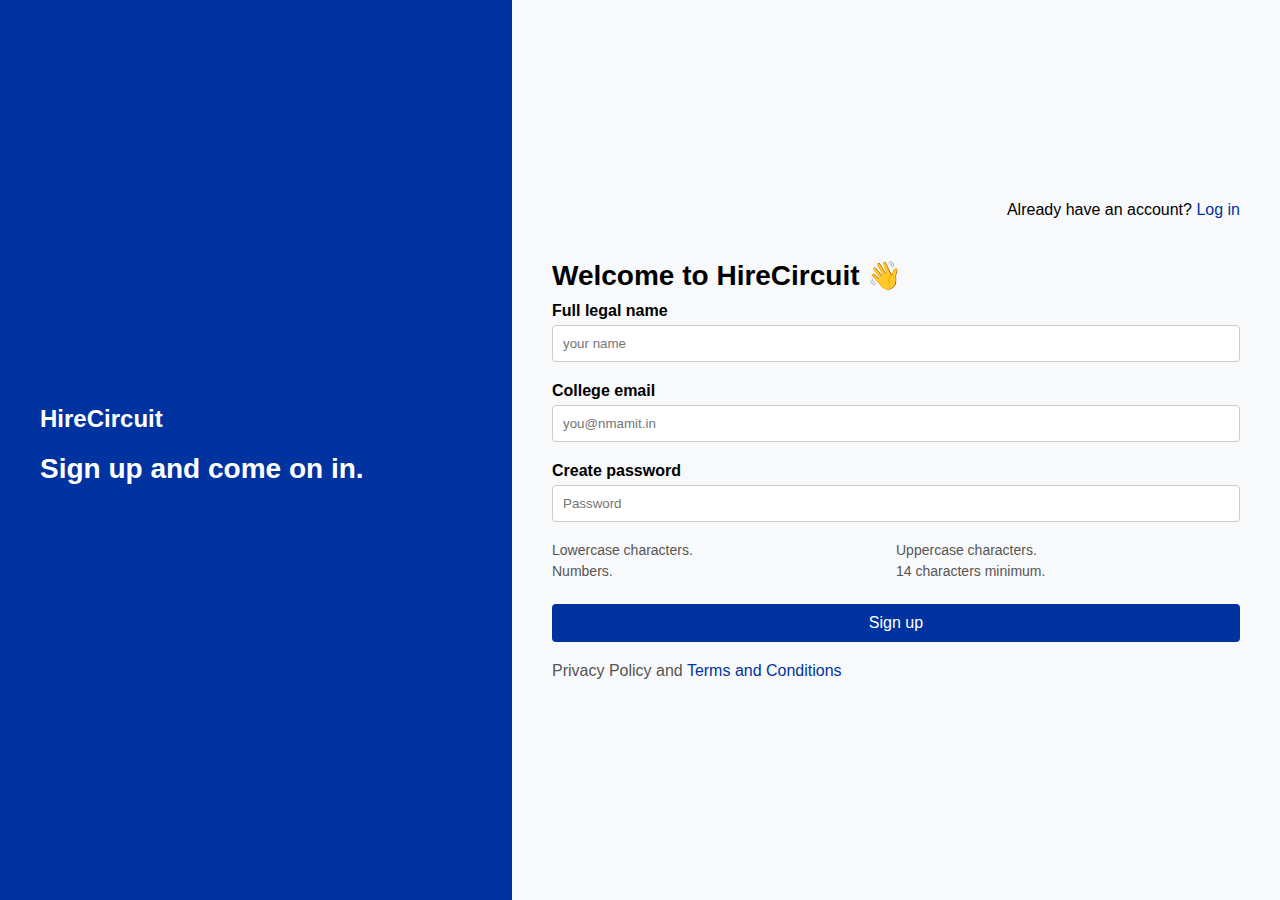
<file: index.html>
<!DOCTYPE html>
<html lang="en">
<head>
    <meta charset="UTF-8">
    <meta name="viewport" content="width=device-width, initial-scale=1.0">
    <title> Signup</title>
    <link rel="stylesheet" href="style.css">
</head>
<body>
    <div class="container">
        <div class="left-panel">
            <div class="logo">HireCircuit</div>
            <h2>Sign up and come on in.</h2>
            <div class="manage-teams">
                
            </div>
            
        </div>
        
        <div class="right-panel">
            <div class="header">
                <p>Already have an account? <a href="#">Log in</a></p>
            </div>
            <h1>Welcome to HireCircuit 👋</h1>

            <form class="signup-form">

                <div class="input-group">
                    <label for="full-name">Full legal name</label>
                    <input type="text" id="full-name" placeholder="your name">
                    
                </div>
                <div class="input-group">
                    <label for="email">College email</label>
                    <input type="email" id="email" placeholder="you@nmamit.in" >
                    
                </div>
                <div class="input-group">
                    <label for="password">Create password</label>
                    <input type="password" id="password" placeholder="Password">
                </div>
                <div class="password-requirements">
                    <span>Lowercase characters.</span>
                    <span>Uppercase characters.</span>
                    <span>Numbers.</span>
                    <span>14 characters minimum.</span>
                </div>
                <button type="submit" class="signup-button">Sign up</button>
                <p class="terms">Privacy Policy and <a href="#">Terms and Conditions</a></p>
            </form>
        </div>
    </div>
    <script src="script.js"></script>
</body>
</html>
</file>
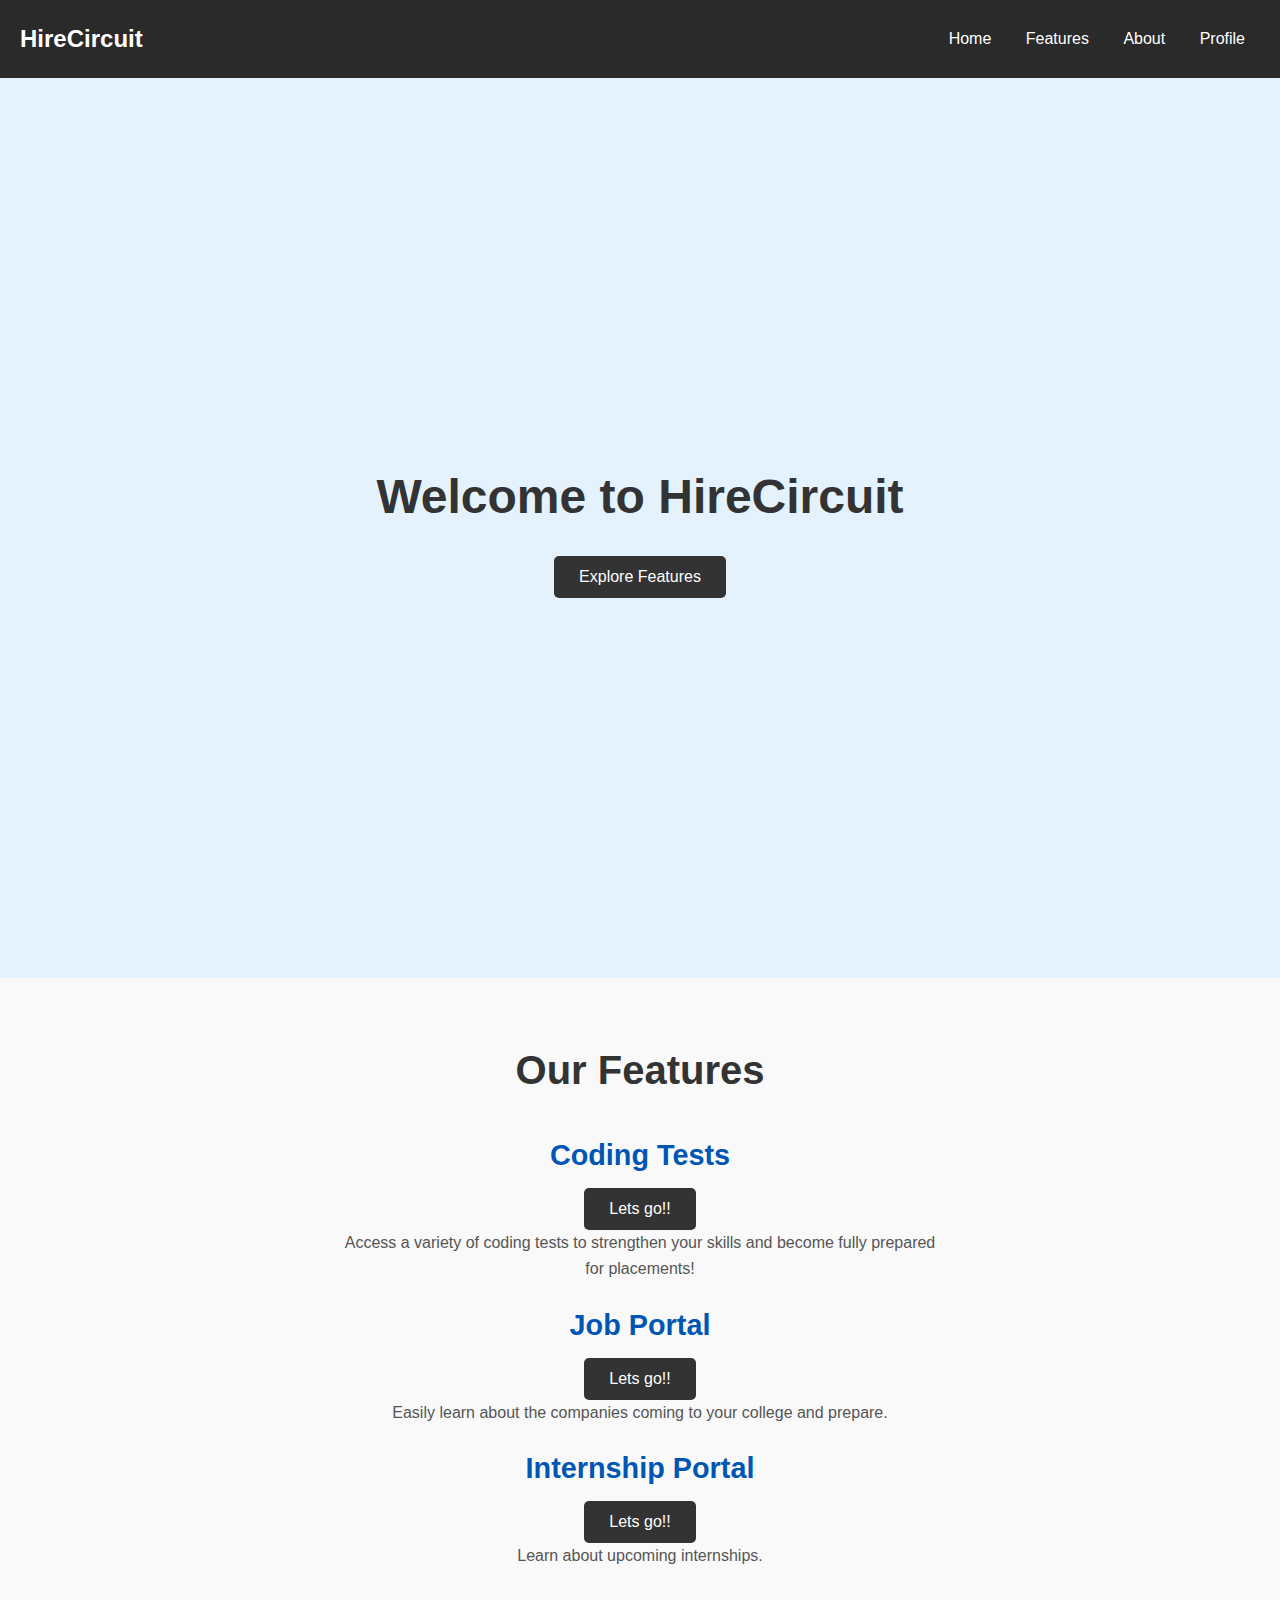
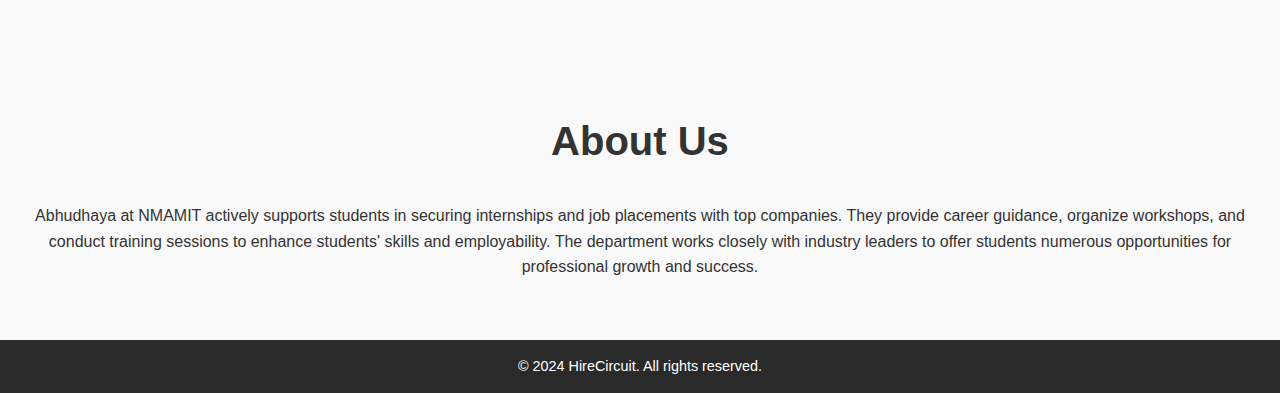
<file: admin/index.html>
<!DOCTYPE html>
<html lang="en">
<head>
  <meta charset="UTF-8">
  <meta name="viewport" content="width=device-width, initial-scale=1.0">
  <title>Home page</title>
  <link rel="stylesheet" href="style.css">
</head>
<body>
  <!-- Header -->
  <header>
    <div class="logo">HireCircuit</div>
    <nav>
      <a href="index.html">Home</a>
          <a href="index.html">Features</a>
          <a href="index.html">About</a>
          <a href="profile.html">Profile</a>
    </nav>
  </header>

  <!-- Hero Section -->
  <section id="hero">
    <h1>Welcome to HireCircuit</h1>
    <button onclick="scrollToSection('features')">Explore Features</button>
  </section>

  <!-- Features Section -->
  <section id="features">
    <h2>Our Features</h2>
    <div class="feature">
      <h3>coding tests</h3>
      <button id="codingTest">Lets go!!</button>
      <p>Access a variety of coding tests to strengthen your skills and become fully prepared for placements!</p>    </div>
    <div class="feature">
      <h3>Job Portal</h3>
      <button id="Job">Lets go!!</button>
      <p>Easily learn about the companies coming to your college and prepare.</p>
    </div>
    <div class="feature">
      <h3>Internship Portal</h3>
      <button id="intern">Lets go!!</button>
      <p>Learn about upcoming internships.</p>
    </div>
  </section>

  <!-- About Section -->
  <section id="about">
    <h2>About Us</h2>
    <p>Abhudhaya at NMAMIT actively supports students in securing internships and job placements with top companies. They provide career guidance, organize workshops, and conduct training sessions to enhance students' skills and employability. The department works closely with industry leaders to offer students numerous opportunities for professional growth and success.</p>
  </section>

  

  <!-- Footer -->
  <footer>
    <p>© 2024 HireCircuit. All rights reserved.</p>
  </footer>

  <script>
     document.getElementById("codingTest").onclick = function(){
    window.location.href = "codingTest.html";
        };
        document.getElementById("Job").onclick = function(){
    window.location.href = "Job.html";
        };
        document.getElementById("intern").onclick = function(){
    window.location.href = "intern.html";
        };
  </script>
</body>
</html>
</file>
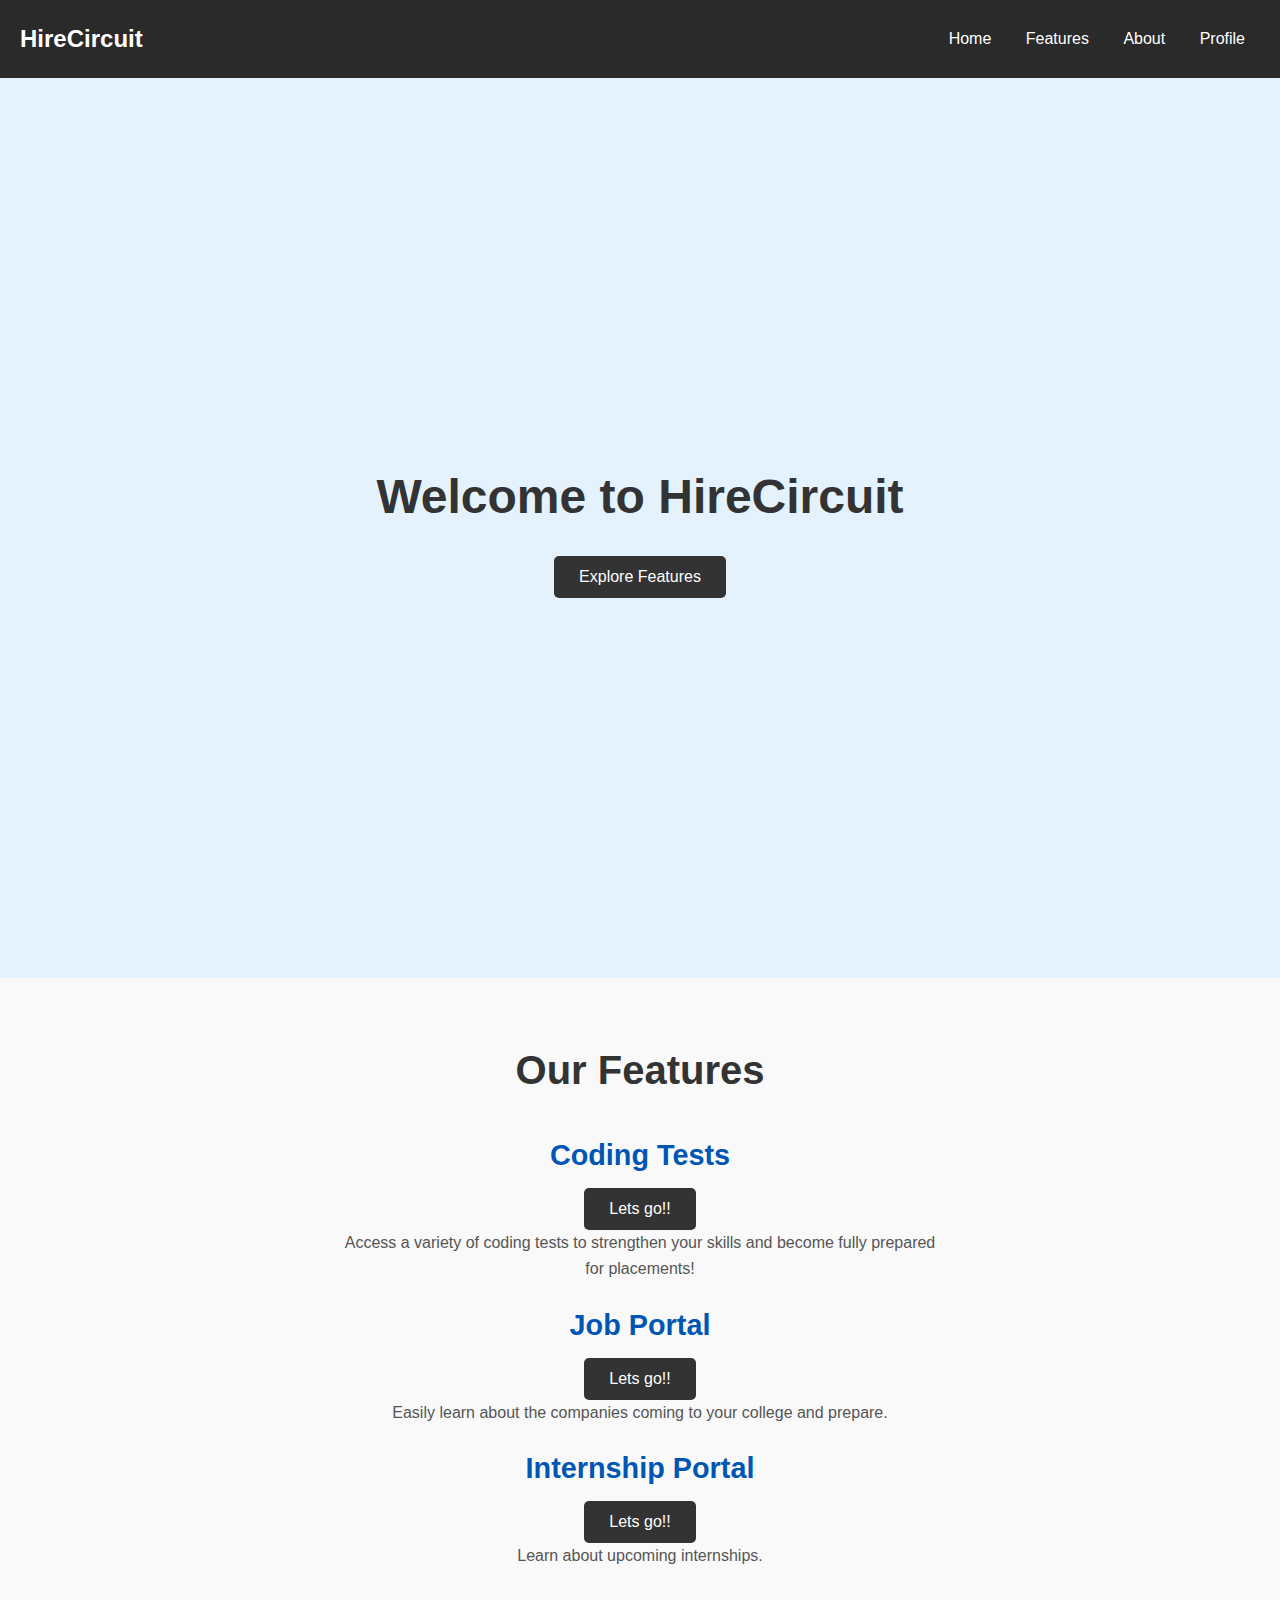
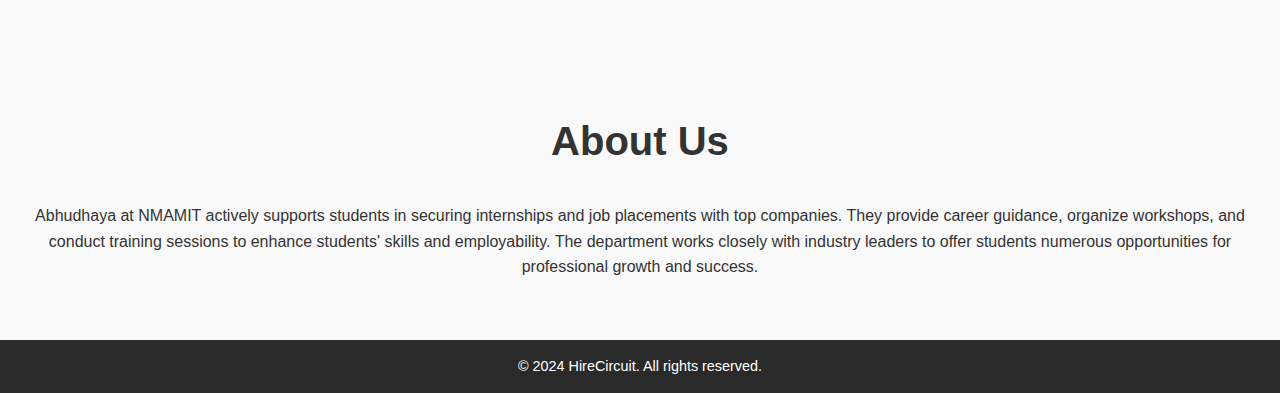
<file: home/index.html>
<!DOCTYPE html>
<html lang="en">
<head>
  <meta charset="UTF-8">
  <meta name="viewport" content="width=device-width, initial-scale=1.0">
  <title>Home page</title>
  <link rel="stylesheet" href="style.css">
</head>
<body>
  <!-- Header -->
  <header>
    <div class="logo">HireCircuit</div>
    <nav>
      <a href="index.html">Home</a>
          <a href="index.html">Features</a>
          <a href="index.html">About</a>
          <a href="profile.html">Profile</a>
    </nav>
  </header>

  <!-- Hero Section -->
  <section id="hero">
    <h1>Welcome to HireCircuit</h1>
    <button onclick="scrollToSection('features')">Explore Features</button>
  </section>

  <!-- Features Section -->
  <section id="features">
    <h2>Our Features</h2>
    <div class="feature">
      <h3>coding tests</h3>
      <button id="codingTest">Lets go!!</button>
      <p>Access a variety of coding tests to strengthen your skills and become fully prepared for placements!</p>    </div>
    <div class="feature">
      <h3>Job Portal</h3>
      <button id="Job">Lets go!!</button>
      <p>Easily learn about the companies coming to your college and prepare.</p>
    </div>
    <div class="feature">
      <h3>Internship Portal</h3>
      <button id="intern">Lets go!!</button>
      <p>Learn about upcoming internships.</p>
    </div>
  </section>

  <!-- About Section -->
  <section id="about">
    <h2>About Us</h2>
    <p>Abhudhaya at NMAMIT actively supports students in securing internships and job placements with top companies. They provide career guidance, organize workshops, and conduct training sessions to enhance students' skills and employability. The department works closely with industry leaders to offer students numerous opportunities for professional growth and success.</p>
  </section>

  

  <!-- Footer -->
  <footer>
    <p>© 2024 HireCircuit. All rights reserved.</p>
  </footer>

  <script>
     document.getElementById("codingTest").onclick = function(){
    window.location.href = "codingTest.html";
        };
        document.getElementById("Job").onclick = function(){
    window.location.href = "Job.html";
        };
        document.getElementById("intern").onclick = function(){
    window.location.href = "intern.html";
        };
  </script>
</body>
</html>
</file>
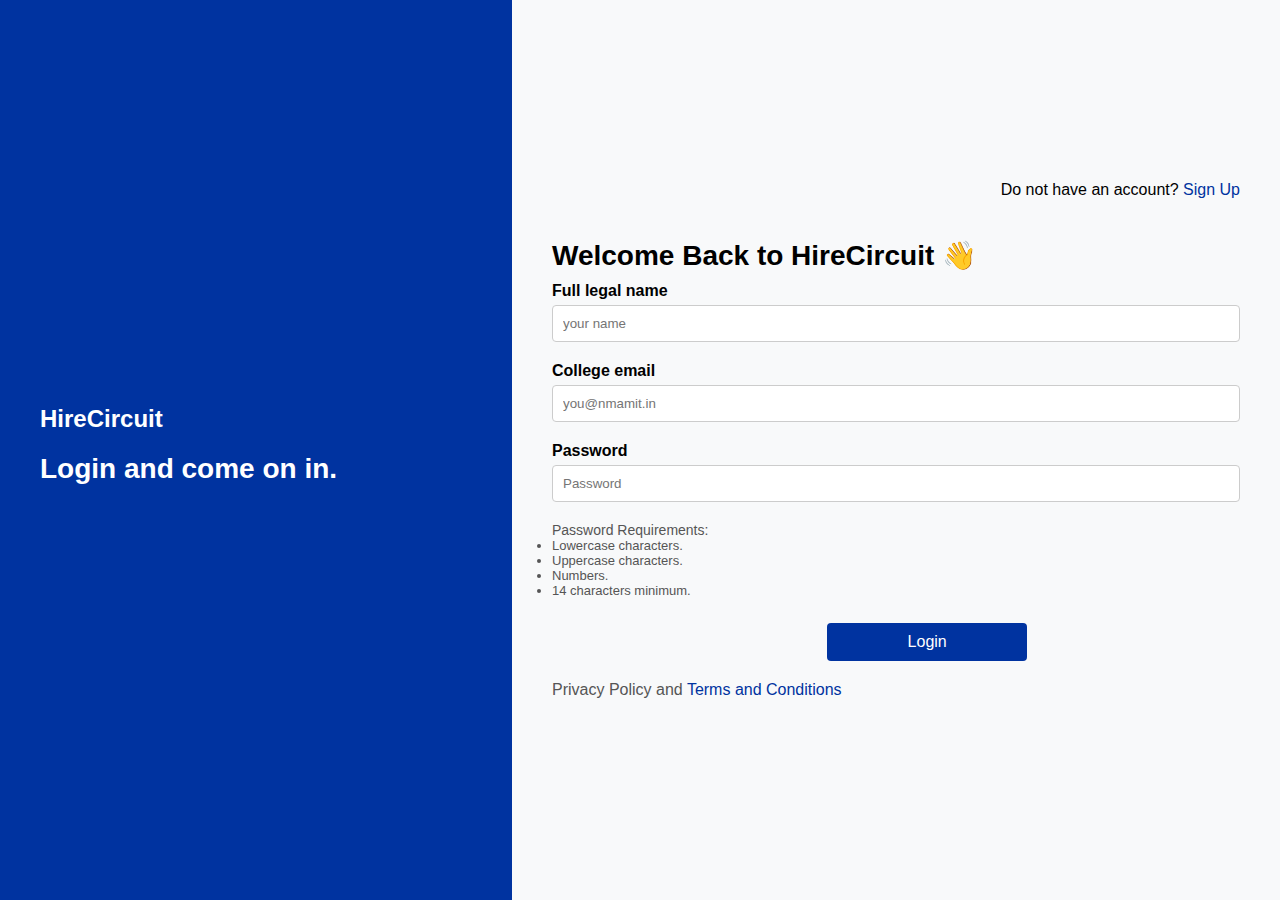
<file: login/index.html>
<!DOCTYPE html>
<html lang="en">
<head>
    <meta charset="UTF-8">
    <meta name="viewport" content="width=device-width, initial-scale=1.0">
    <title> Login</title>
    <link rel="stylesheet" href="style.css">
</head>
<body>
    <div class="container">
        <div class="left-panel">
            <div class="logo">HireCircuit</div>
            <h2>Login and come on in.</h2>
            <div class="manage-teams">
                
            </div>
            
        </div>
        
        <div class="right-panel">
            <div class="header">
                <p>Do not have an account? <a href="#">Sign Up</a></p>
            </div>
            <h1>Welcome Back to HireCircuit 👋</h1>

            <form class="signup-form">

                <div class="input-group">
                    <label for="full-name">Full legal name</label>
                    <input type="text" id="full-name" placeholder="your name">
                    <span id="namefb" class="error"></span>
                    
                </div>
                <div class="input-group">
                    <label for="email">College email</label>
                    <input type="email" id="email" placeholder="you@nmamit.in" >
                    <span id="emailfb" class="error"></span>
                    
                </div>
                <div class="input-group">
                    <label for="password">Password</label>
                    <input type="password" id="password" placeholder="Password">
                    <span id="passfb" class="error"></span>
                </div>
                <div class="password-requirements">
                    <!-- <span>Lowercase characters.</span>
                    <span>Uppercase characters.</span>
                    <span>Numbers.</span>
                    <span>14 characters minimum.</span> -->
                    <span>Password Requirements:
                    
                    <ul>
                        <li>Lowercase characters.</li>
                        <li>Uppercase characters.</li>
                        <li>Numbers.</li>
                        <li>14 characters minimum.</li>
                    </ol>
                </span>
                </div>
                
                <button type="submit" class="signup-button">Login</button>
                <p class="terms">Privacy Policy and <a href="#">Terms and Conditions</a></p>
            </form>
        </div>
    </div>
    <script src="script.js"></script>
</body>
</html>
</file>
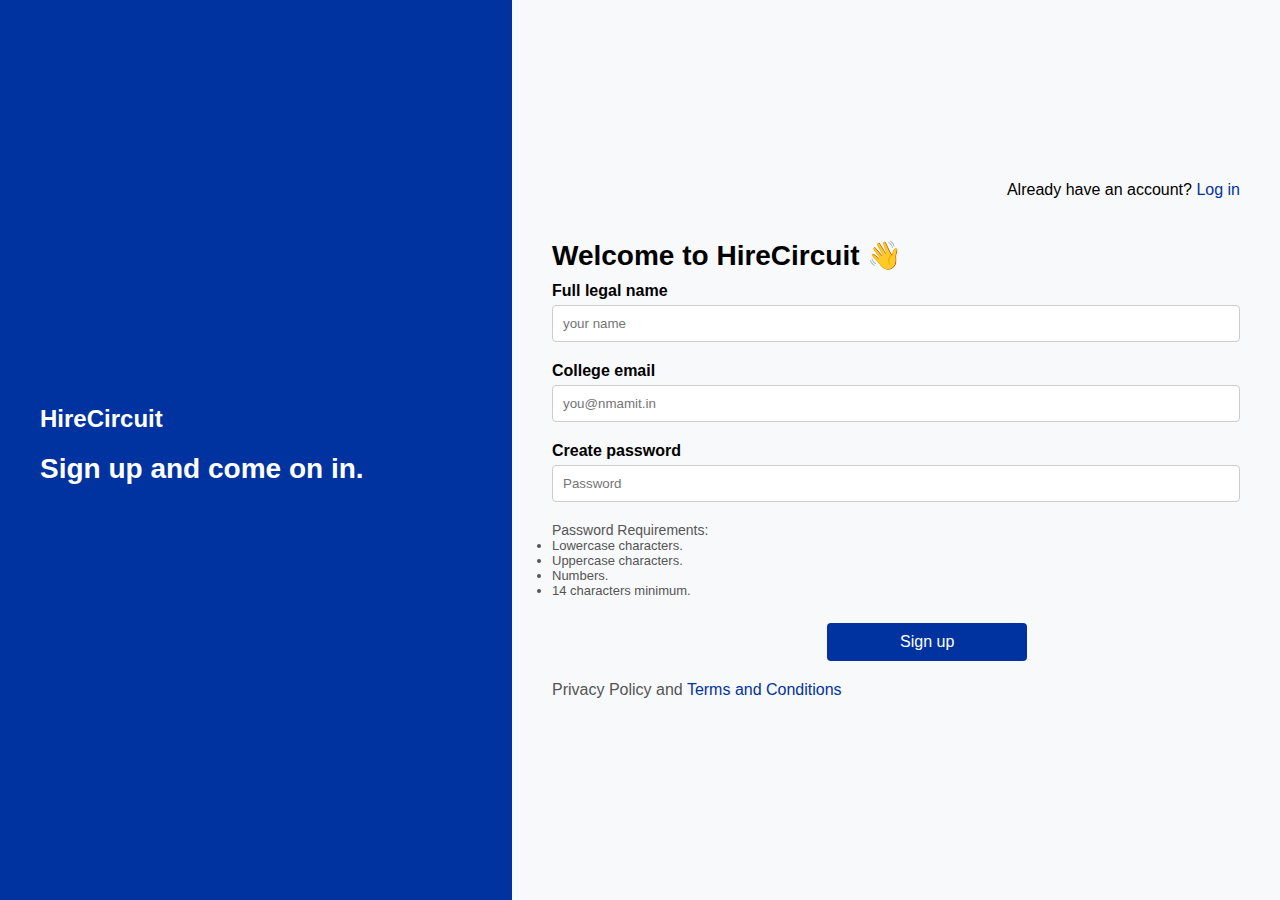
<file: signup/index.html>
<!DOCTYPE html>
<html lang="en">
<head>
    <meta charset="UTF-8">
    <meta name="viewport" content="width=device-width, initial-scale=1.0">
    <title> Signup</title>
    <link rel="stylesheet" href="style.css">
</head>
<body>
    <div class="container">
        <div class="left-panel">
            <div class="logo">HireCircuit</div>
            <h2>Sign up and come on in.</h2>
            <div class="manage-teams">
                
            </div>
            
        </div>
        
        <div class="right-panel">
            <div class="header">
                <p>Already have an account? <a href="#">Log in</a></p>
            </div>
            <h1>Welcome to HireCircuit 👋</h1>

            <form class="signup-form">

                <div class="input-group">
                    <label for="full-name">Full legal name</label>
                    <input type="text" id="full-name" placeholder="your name">
                    <span id="namefb" class="error"></span>
                    
                </div>
                <div class="input-group">
                    <label for="email">College email</label>
                    <input type="email" id="email" placeholder="you@nmamit.in" >
                    <span id="emailfb" class="error"></span>
                    
                </div>
                <div class="input-group">
                    <label for="password">Create password</label>
                    <input type="password" id="password" placeholder="Password">
                    <span id="passfb" class="error"></span>
                </div>
                <div class="password-requirements">
                    <!-- <span>Lowercase characters.</span>
                    <span>Uppercase characters.</span>
                    <span>Numbers.</span>
                    <span>14 characters minimum.</span> -->
                    <span>Password Requirements:
                    
                    <ul>
                        <li>Lowercase characters.</li>
                        <li>Uppercase characters.</li>
                        <li>Numbers.</li>
                        <li>14 characters minimum.</li>
                    </ol>
                </span>
                </div>
                <button type="submit" class="signup-button">Sign up</button>
                <p class="terms">Privacy Policy and <a href="#">Terms and Conditions</a></p>
            </form>
        </div>
    </div>
    <script src="script.js"></script>
</body>
</html>
</file>
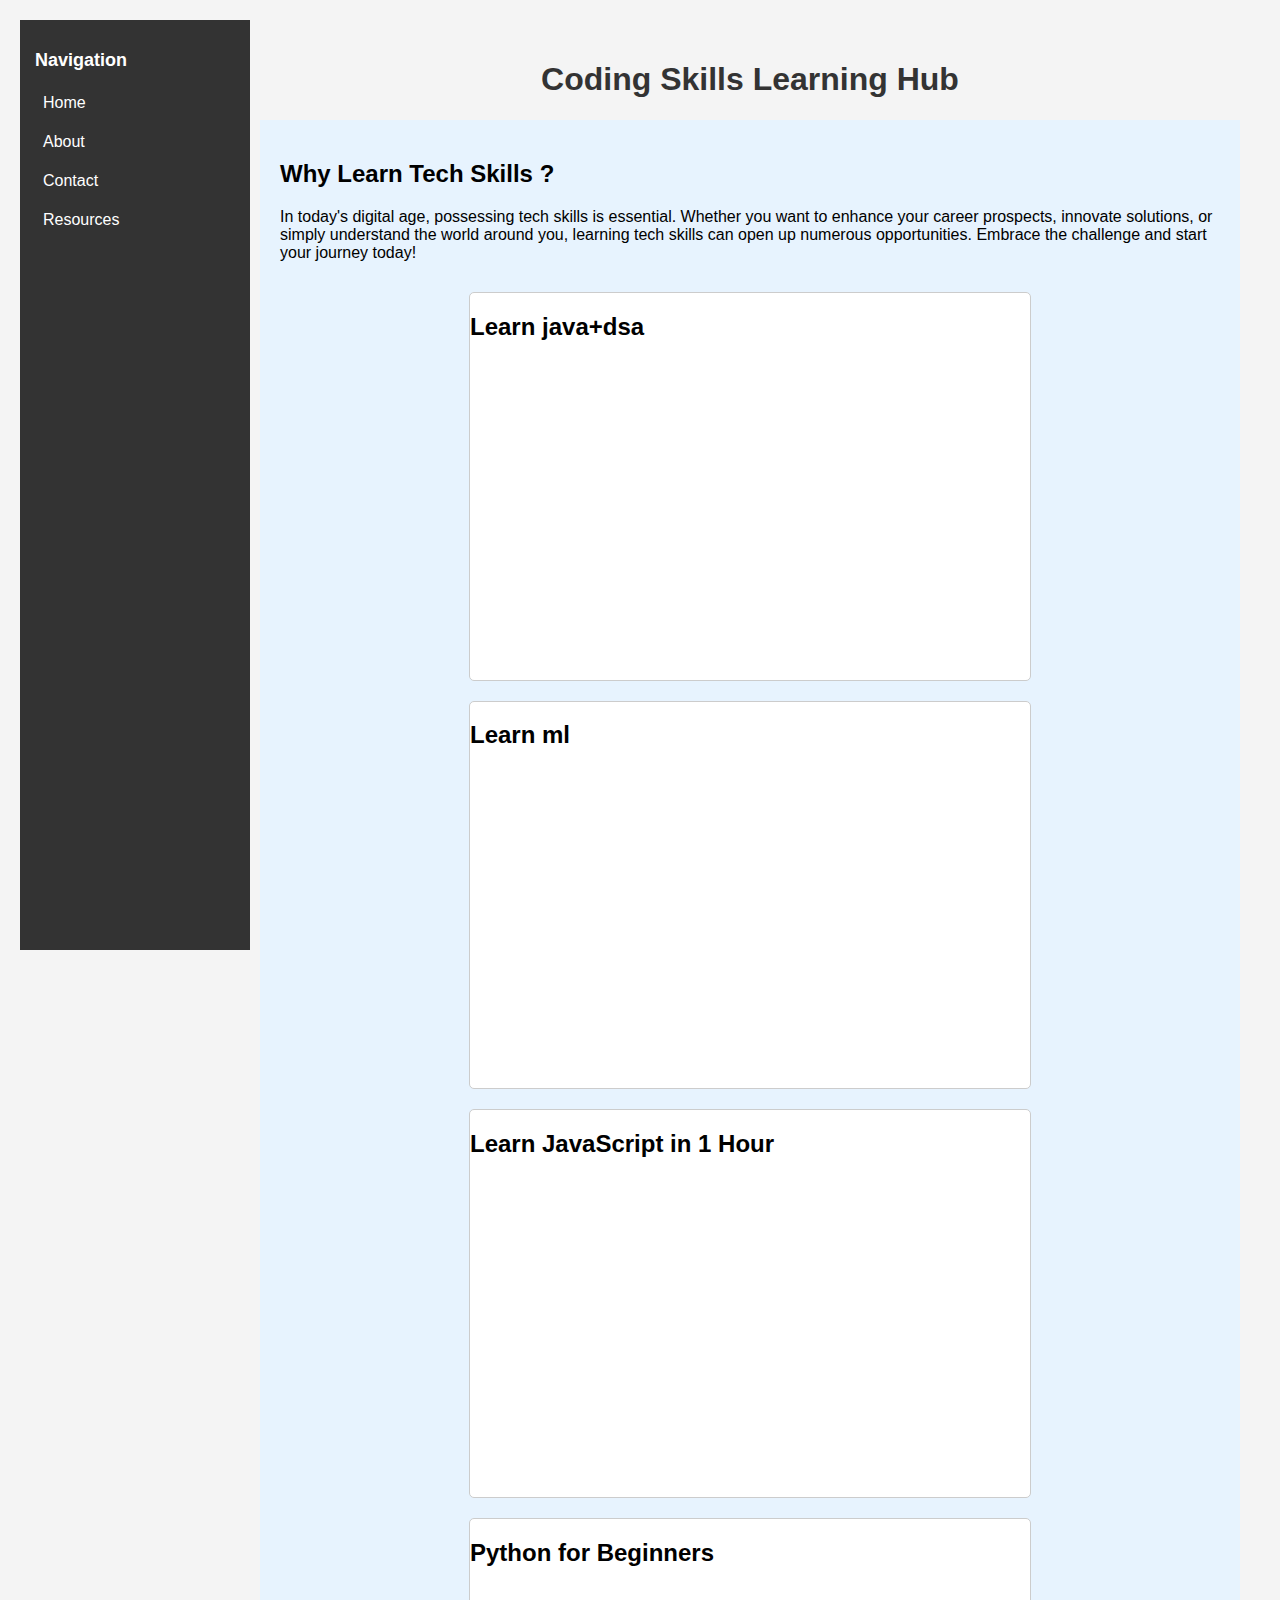
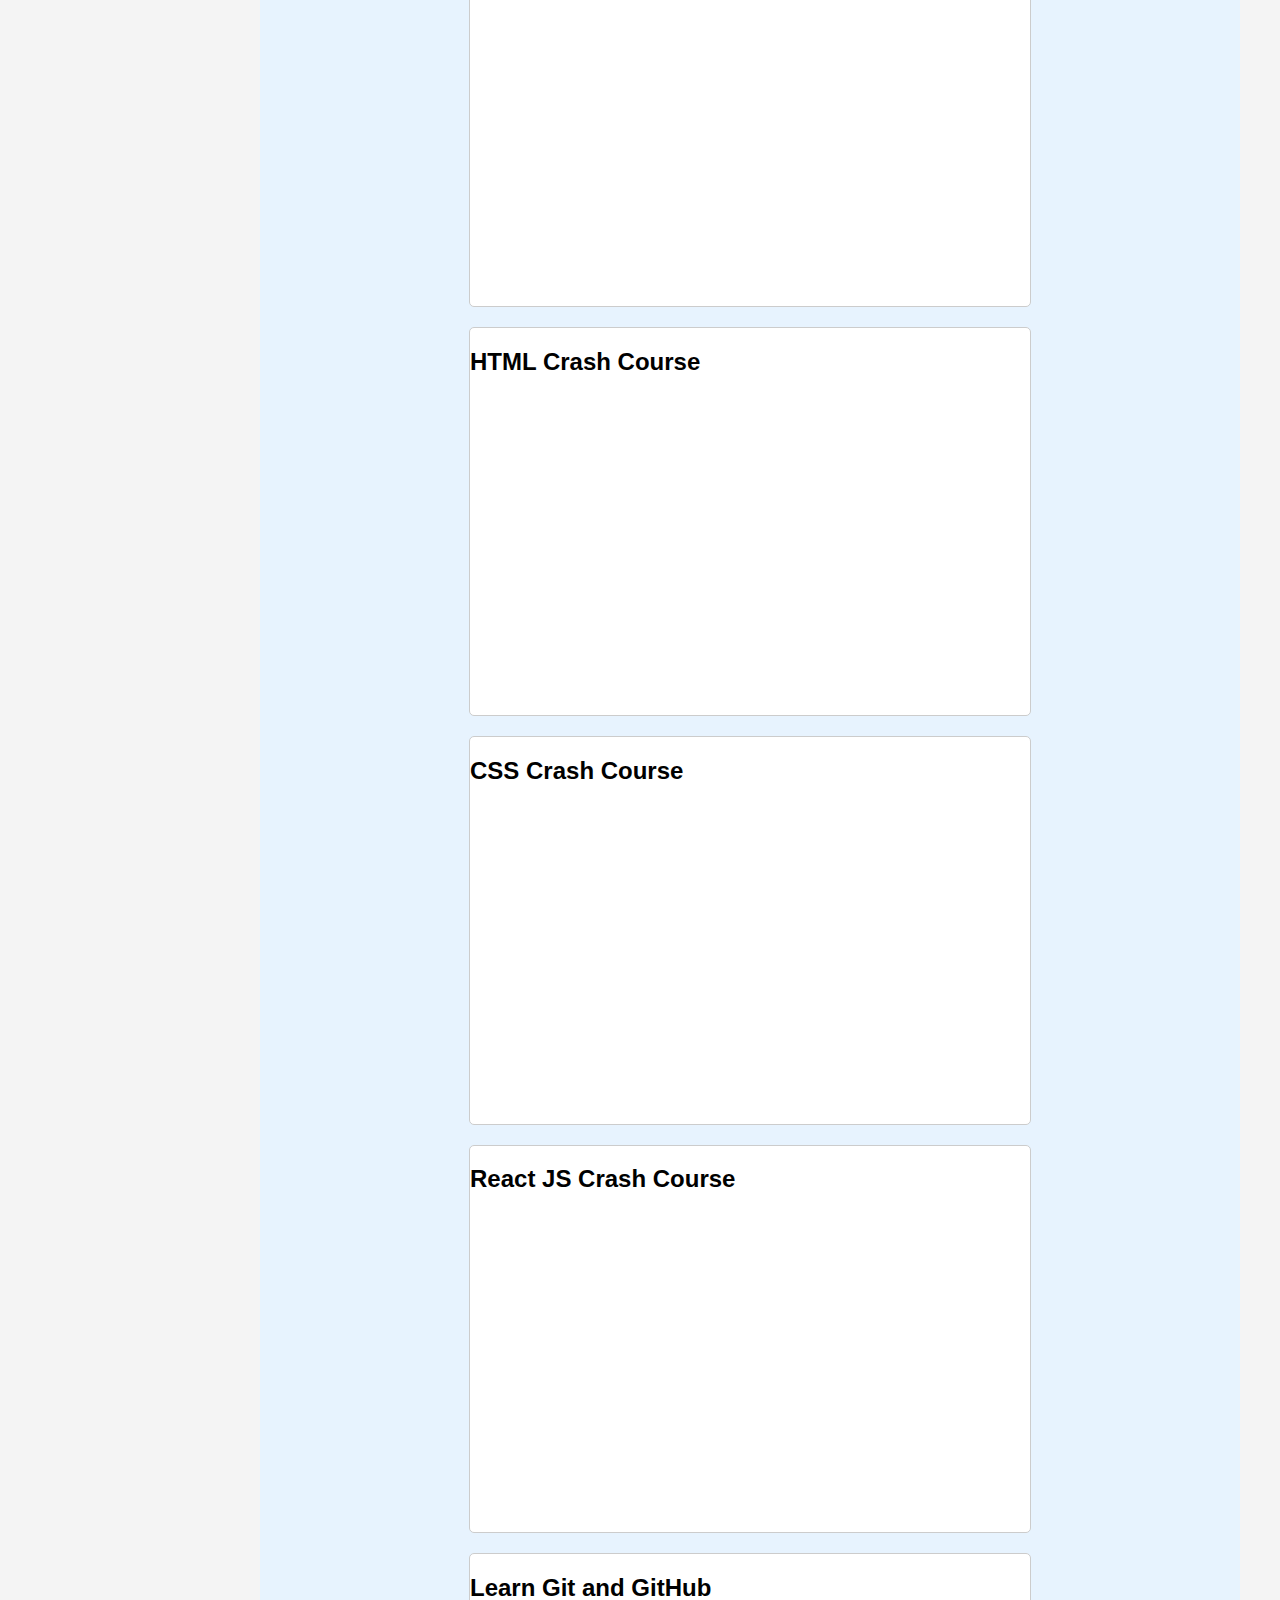
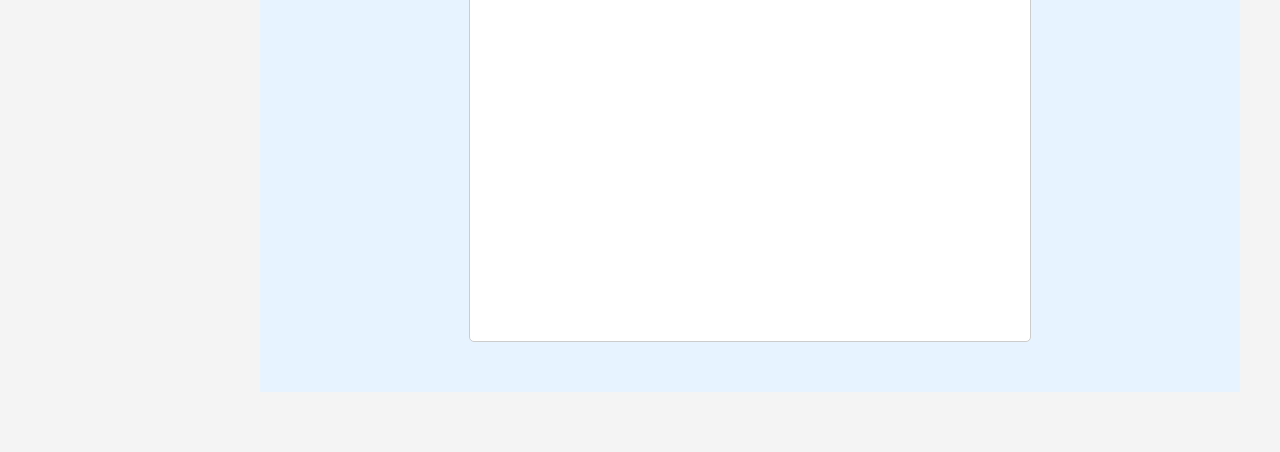
<file: sd.html>
<!DOCTYPE html>
<html lang="en">
<head>
    <meta charset="UTF-8">
    <meta name="viewport" content="width=device-width, initial-scale=1.0">
    <title>Coding Skills Learning Hub</title>
    
    <style>
        body {
            font-family: Arial, sans-serif;
            margin: 0;
            padding: 20px;
            background-color: #f4f4f4;
            display: flex;
        }

        .sidebar {
            width: 200px;
            background-color: #333;
            padding: 15px;
            color: white;
            position: fixed;
            height: 100%;
        }
        .sidebar h2 {
            color: #fff;
            font-size: 18px;
        }
        .sidebar a {
            color: #fff;
            text-decoration: none;
            display: block;
            padding: 8px;
            margin: 5px 0;
            border-radius: 4px;
            transition: background 0.3s;
        }
        .sidebar a:hover {
            background-color: #575757;
        }
        .importance-prompt {
            background-color: #e7f3fe;
            
            padding: 20px;
            margin: 20px 0;
        }
        .content {
            margin-left: 220px; /* Space for the sidebar */
            padding: 20px;
            flex-grow: 1;
        }
        h1 {
            text-align: center;
            color: #333;
        }
        .video-container {
            display: flex;
            flex-wrap: wrap;
            justify-content: center;
            margin: 20px 0;
        }
        .video {
            margin: 10px;
            border: 1px solid #ccc;
            border-radius: 5px;
            overflow: hidden;
            background-color: #fff;
        }
        iframe {
            width: 560px;
            height: 315px;
        }
        @media (max-width: 600px) {
            iframe {
                width: 100%;
                height: 315px;
            }
        }
    </style>
</head>
<body>

    <div class="sidebar">
        <h2>Navigation</h2>
        <a href="index.html">Home</a>
        <a href="about.html">About</a>
        <a href="contact.html">Contact</a>
        <a href="resources.html">Resources</a>
    </div>

    <div class="content">
        <h1 >Coding Skills Learning Hub</h1>
        <div class="importance-prompt">
            <h2>Why Learn Tech Skills ?</h2>
            <p>
                In today's digital age, possessing tech skills is essential. 
                Whether you want to enhance your career prospects, innovate solutions, 
                or simply understand the world around you, learning tech skills 
                can open up numerous opportunities. Embrace the challenge and 
                start your journey today!
            </p>
        <div class="video-container">
            <div class="video">
                <h2>Learn java+dsa</h2>
            <iframe src="https://www.youtube.com/embed/rZ41y93P2Qo?si=pBimKSF9Up90r8kA" title="YouTube video player" frameborder="0" allow="accelerometer; autoplay; clipboard-write; encrypted-media; gyroscope; picture-in-picture; web-share" referrerpolicy="strict-origin-when-cross-origin" allowfullscreen>

            </iframe>
            </div>
            <div class="video">
                <h2>Learn ml</h2>
            <iframe src="https://www.youtube.com/embed/ZftI2fEz0Fw?si=-13MODYeFXPeJrt1" frameborder="0" allow="accelerometer; autoplay; clipboard-write; encrypted-media; gyroscope; picture-in-picture; web-share" referrerpolicy="strict-origin-when-cross-origin" allowfullscreen>

            </iframe>
        </div>
            <div class="video">
                <h2>Learn JavaScript in 1 Hour</h2>
                <iframe src="https://www.youtube.com/embed/W6NZfCO5SIk" frameborder="0" allowfullscreen></iframe>
            </div>
            
            <div class="video">
                <h2>Python for Beginners</h2>
                <iframe src="https://www.youtube.com/embed/_uQrJ0TkLu" frameborder="0" allowfullscreen></iframe>
            </div>
            <div class="video">
                <h2>HTML Crash Course</h2>
                <iframe src="https://www.youtube.com/embed/pQN-pnXPaVg" frameborder="0" allowfullscreen></iframe>
            </div>
            <div class="video">
                <h2>CSS Crash Course</h2>
                <iframe src="https://www.youtube.com/embed/yfoY53QXEnI" frameborder="0" allowfullscreen></iframe>
            </div>
            <div class="video">
                <h2>React JS Crash Course</h2>
                <iframe src="https://www.youtube.com/embed/dGcsHMXbSOA" frameborder="0" allowfullscreen></iframe>
            </div>
            <div class="video">
                <h2>Learn Git and GitHub</h2>
                <iframe src="https://www.youtube.com/embed/RGOj5yH7evk" frameborder="0" allowfullscreen></iframe>
            </div>
        </div>
    </div>

</body>
</html>
</file>
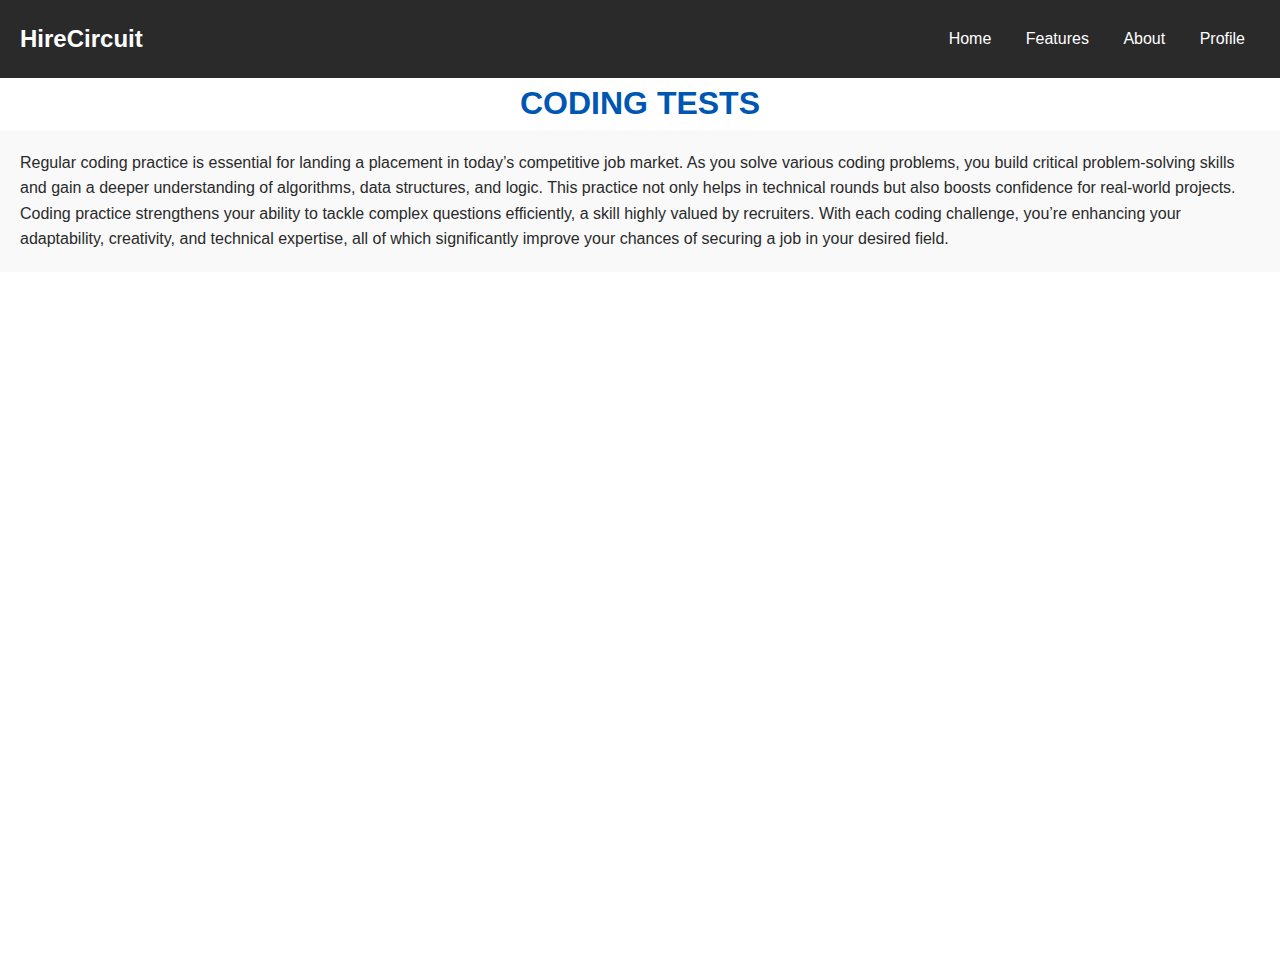
<file: admin/codingTest.html>
<!DOCTYPE html>
<html lang="en">
<head>
    <meta charset="UTF-8">
    <meta name="viewport" content="width=device-width, initial-scale=1.0">
    <title>Coding tests</title>
    <link rel="stylesheet" href="style.css">
</head>
<body>
    <header>
        <div class="logo">HireCircuit</div>
        <nav>
          <a href="index.html">Home</a>
          <a href="index.html">Features</a>
          <a href="index.html">About</a>
          <a href="#profile">Profile</a>
        </nav>
    </header>

    <section class="content">
        <h1>CODING TESTS</h1>
        <div class="text-content">
            <p>Regular coding practice is essential for landing a placement in today’s competitive job market. As you solve various coding problems, you build critical problem-solving skills and gain a deeper understanding of algorithms, data structures, and logic. This practice not only helps in technical rounds but also boosts confidence for real-world projects. Coding practice strengthens your ability to tackle complex questions efficiently, a skill highly valued by recruiters. With each coding challenge, you’re enhancing your adaptability, creativity, and technical expertise, all of which significantly improve your chances of securing a job in your desired field.</p>
        </div>
        <iframe src="https://codeaid.io/" frameborder="0"></iframe>
    </section>
</body>
</html>
</file>
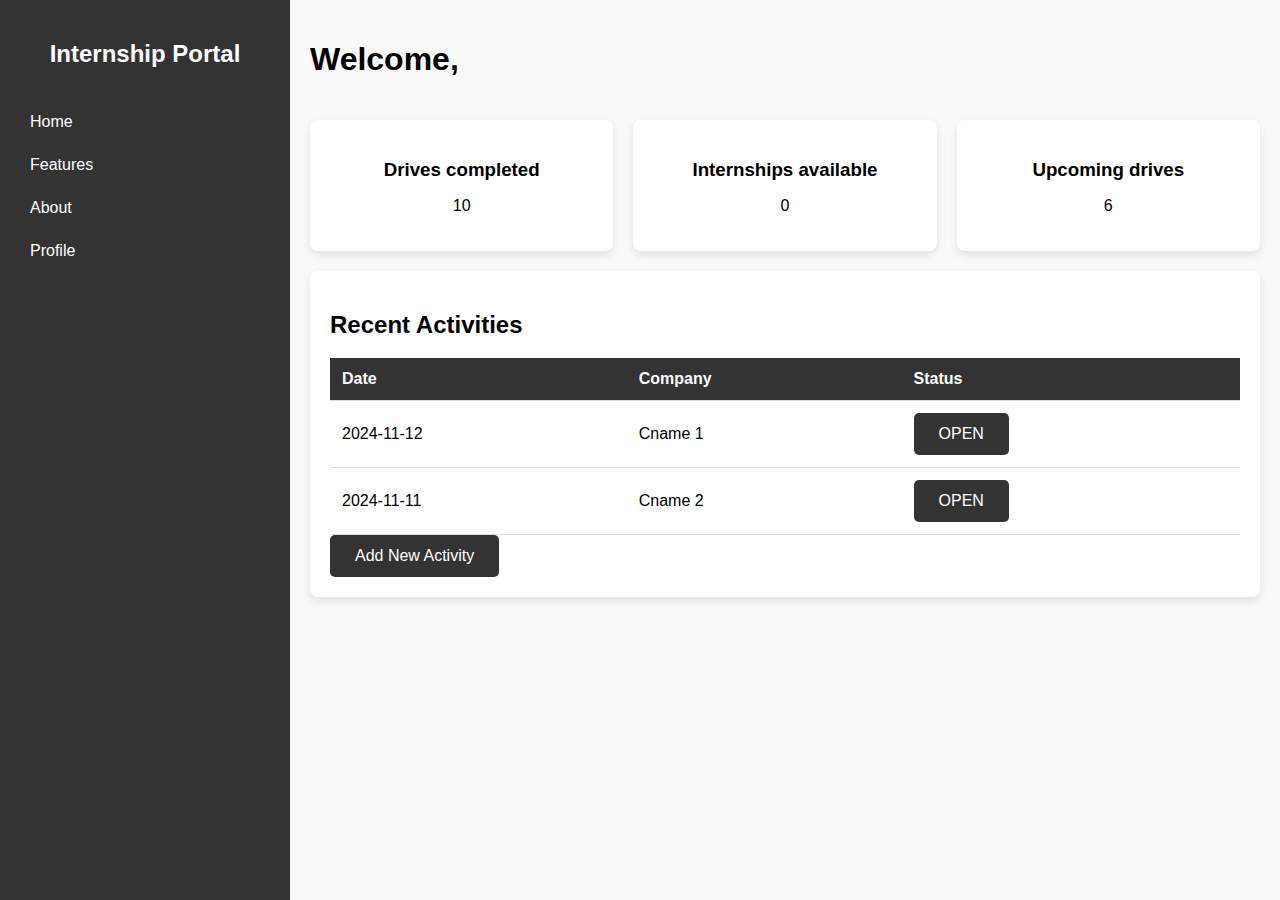
<file: admin/intern.html>
<!DOCTYPE html>
<html lang="en">
<head>
    <meta charset="UTF-8">
    <meta name="viewport" content="width=device-width, initial-scale=1.0">
    <title>Job Portal</title>
    <link rel="stylesheet" href="s.css">
</head>
<body>
    <div class="dashboard">
        <!-- Sidebar -->
        <aside class="sidebar">
            <h2>Internship Portal</h2>
            <nav>
                <a href="index.html">Home</a>
                <a href="index.html">Features</a>
                <a href="index.html">About</a>
                <a href="profile.html">Profile</a>
            </nav>
        </aside>

        <!-- Main Content Area -->
        <main class="main-content">
            <!-- Header -->
            <header>
                <h1>Welcome,</h1>
            </header>

            <!-- Cards Section -->
            <section class="cards">
                <div class="card card-companies-visited">
                    <h3>Drives completed</h3>
                    <p>10</p>
                </div>
                <div class="card card-this-week">
                    <h3>Internships available</h3>
                    <p>0</p>
                </div>
                <div class="card card-upcoming-drives">
                    <h3>Upcoming drives</h3>
                    <p>6</p>
                </div>
            </section>
            

            <!-- Table Section -->
            <section class="table-section">
                <h2>Recent Activities</h2>
                <table>
                    <thead>
                        <tr>
                            <th>Date</th>
                            <th>Company</th>
                            <th>Status</th>
                        </tr>
                    </thead>
                    <tbody>
                        <tr>
                            <td>2024-11-12</td>
                            <td>Cname 1</td>
                            <td><button onclick="toggleStatus(this)">OPEN</button></td>
                        </tr>
                        <tr>
                            <td>2024-11-11</td>
                            <td>Cname 2</td>
                            <td><button onclick="toggleStatus(this)">OPEN</button></td>
                        </tr>
                    </tbody>
                </table>
                <!-- Add New Activity Button -->
                <button onclick="showForm()">Add New Activity</button>

                <!-- Hidden Form for New Entry -->
                <div id="entryForm" style="display: none;">
                    <input type="date" id="newDate" placeholder="Date" required>
                    <input type="text" id="newCompany" placeholder="Company" required>
                    <select id="newStatus">
                        <option value="OPEN">OPEN</option>
                        <option value="CLOSED">CLOSED</option>
                    </select>
                    <button onclick="addNewRow()">Finish</button>
                    <button onclick="hideForm()">Cancel</button>
                </div>
            </section>
        </main>
    </div>

    <script src="j.js"></script>
</body>
</html>
</file>
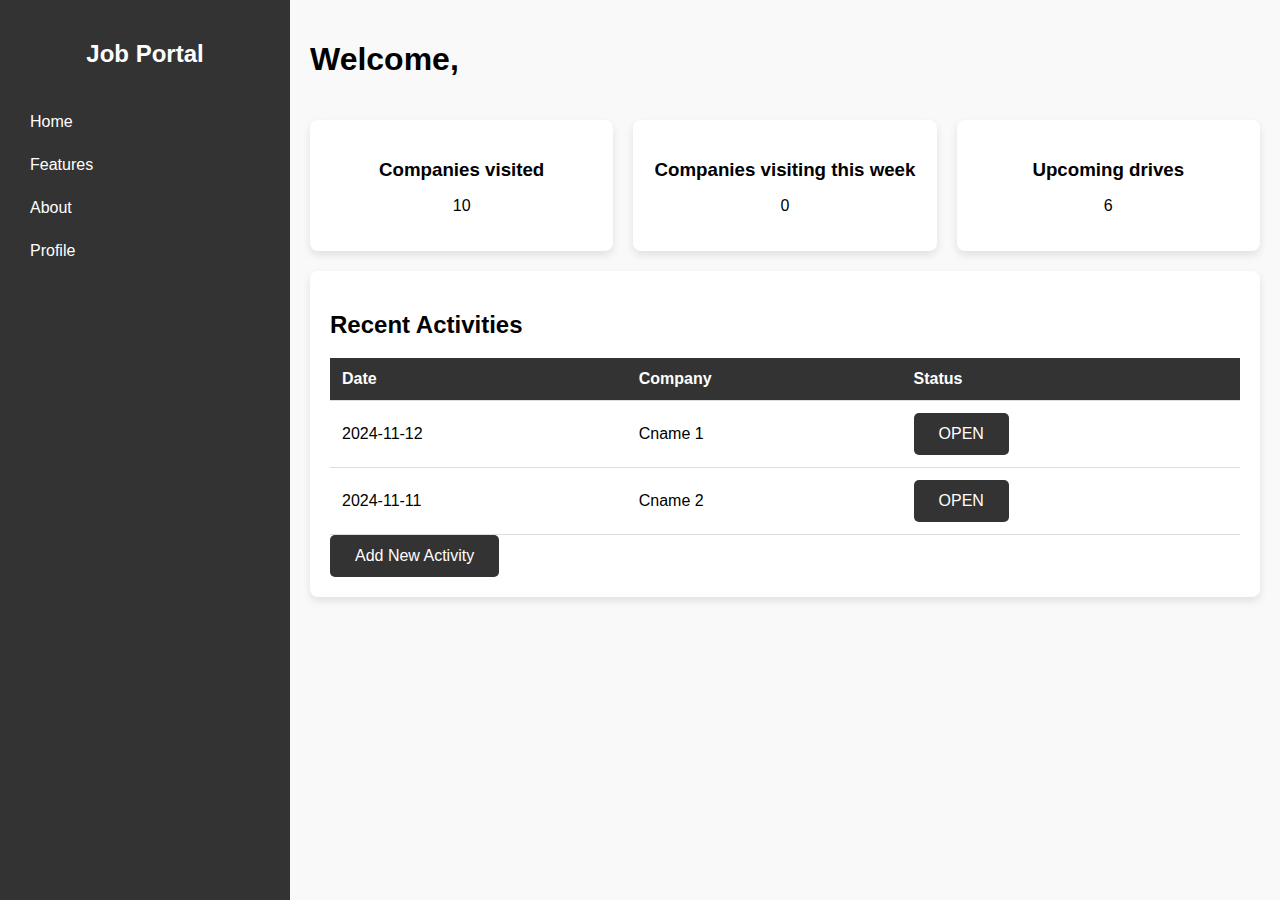
<file: admin/Job.html>
<!DOCTYPE html>
<html lang="en">
<head>
    <meta charset="UTF-8">
    <meta name="viewport" content="width=device-width, initial-scale=1.0">
    <title>Job Portal</title>
    <link rel="stylesheet" href="s.css">
</head>
<body>
    <div class="dashboard">
        <!-- Sidebar -->
        <aside class="sidebar">
            <h2>Job Portal</h2>
            <nav>
                <a href="index.html">Home</a>
                <a href="index.html">Features</a>
                <a href="index.html">About</a>
                <a href="profile.html">Profile</a>
            </nav>
        </aside>

        <!-- Main Content Area -->
        <main class="main-content">
            <!-- Header -->
            <header>
                <h1>Welcome,</h1>
            </header>

            <!-- Cards Section -->
            <section class="cards">
                <div class="card card-companies-visited">
                    <h3>Companies visited</h3>
                    <p>10</p>
                </div>
                <div class="card card-this-week">
                    <h3>Companies visiting this week</h3>
                    <p>0</p>
                </div>
                <div class="card card-upcoming-drives">
                    <h3>Upcoming drives</h3>
                    <p>6</p>
                </div>
            </section>
            

            <!-- Table Section -->
            <section class="table-section">
                <h2>Recent Activities</h2>
                <table>
                    <thead>
                        <tr>
                            <th>Date</th>
                            <th>Company</th>
                            <th>Status</th>
                        </tr>
                    </thead>
                    <tbody>
                        <tr>
                            <td>2024-11-12</td>
                            <td>Cname 1</td>
                            <td><button onclick="toggleStatus(this)">OPEN</button></td>
                        </tr>
                        <tr>
                            <td>2024-11-11</td>
                            <td>Cname 2</td>
                            <td><button onclick="toggleStatus(this)">OPEN</button></td>
                        </tr>
                    </tbody>
                </table>
                <!-- Add New Activity Button -->
                <button onclick="showForm()">Add New Activity</button>

                <!-- Hidden Form for New Entry -->
                <div id="entryForm" style="display: none;">
                    <input type="date" id="newDate" placeholder="Date" required>
                    <input type="text" id="newCompany" placeholder="Company" required>
                    <select id="newStatus">
                        <option value="OPEN">OPEN</option>
                        <option value="CLOSED">CLOSED</option>
                    </select>
                    <button onclick="addNewRow()">Finish</button>
                    <button onclick="hideForm()">Cancel</button>
                </div>
            </section>
        </main>
    </div>

    <script src="j.js"></script>
</body>
</html>
</file>
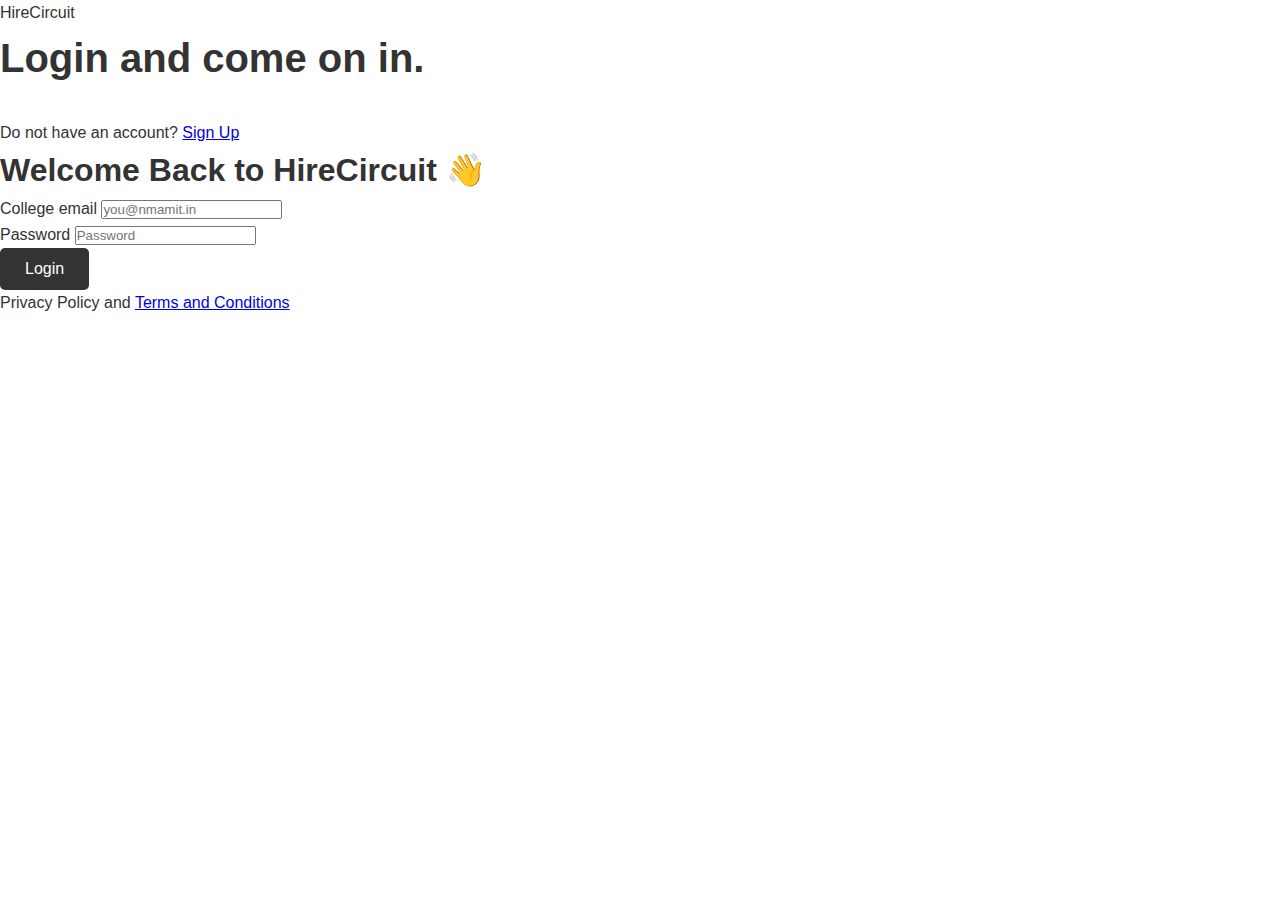
<file: admin/login.html>
<!DOCTYPE html>
<html lang="en">
<head>
    <meta charset="UTF-8">
    <meta name="viewport" content="width=device-width, initial-scale=1.0">
    <title> Login</title>
    <link rel="stylesheet" href="style.css">
</head>
<body>
    <div class="container">
        <div class="left-panel">
            <div class="logo">HireCircuit</div>
            <h2>Login and come on in.</h2>
            <div class="manage-teams">
                
            </div>
            
        </div>
        
        <div class="right-panel">
            <div class="header">
                <p>Do not have an account? <a href="index.html">Sign Up</a></p>
            </div>
            <h1>Welcome Back to HireCircuit 👋</h1>

            <form class="signup-form">
                <div class="input-group">
                    <label for="email">College email</label>
                    <input type="email" id="email" placeholder="you@nmamit.in" >
                    <span id="emailfb" class="error"></span>
                    
                </div>
                <div class="input-group">
                    <label for="password">Password</label>
                    <input type="password" id="password" placeholder="Password">
                    <span id="passfb" class="error"></span>
                </div>
                
                <button type="submit" class="signup-button">Login</button>
                <p class="terms">Privacy Policy and <a href="#">Terms and Conditions</a></p>
            </form>
        </div>
    </div>
    <script src="script.js"></script>
</body>
</html>
</file>
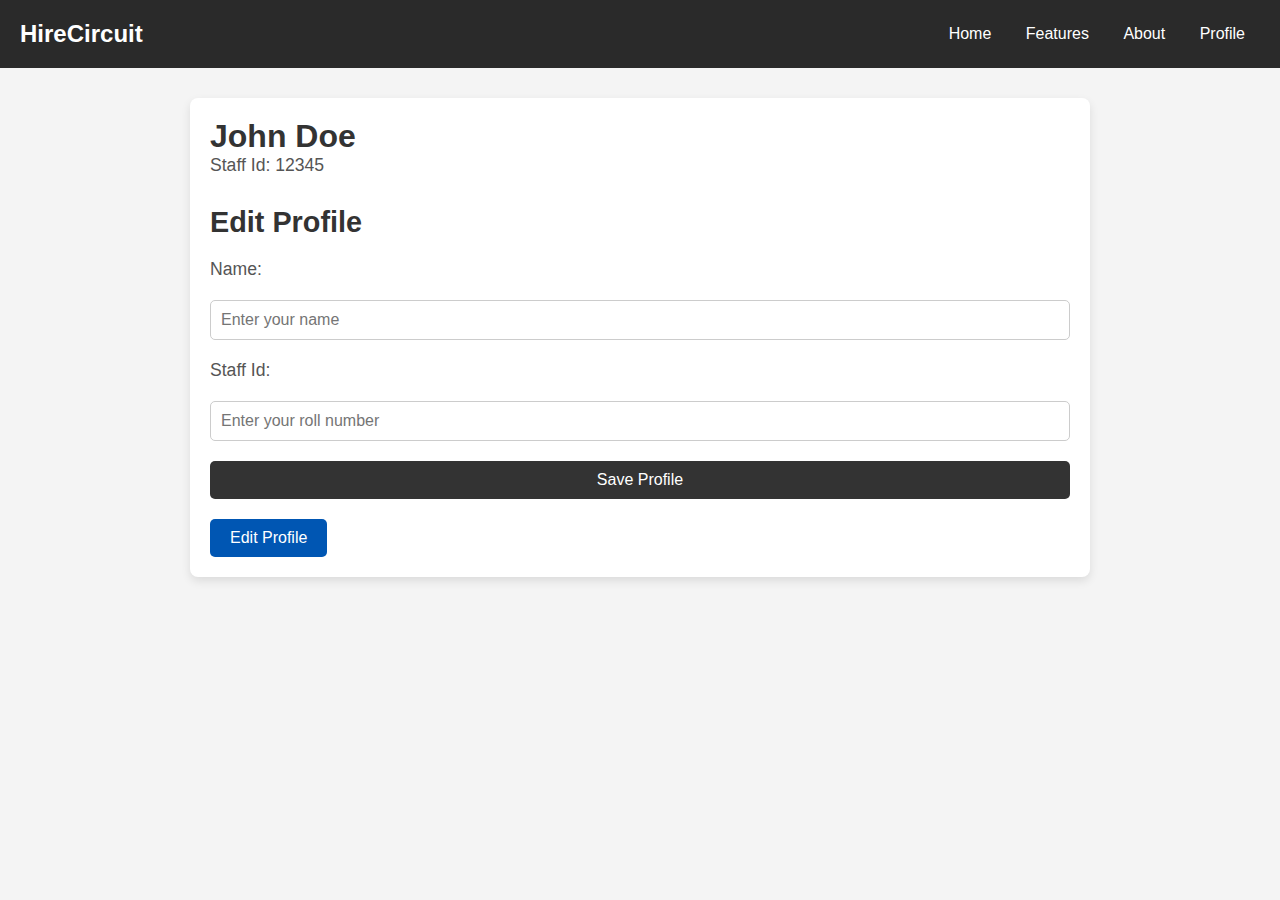
<file: admin/profile.html>
<!DOCTYPE html>
<html lang="en">
<head>
    <meta charset="UTF-8">
    <meta name="viewport" content="width=device-width, initial-scale=1.0">
    <title>Profile Page</title>
    <link rel="stylesheet" href="profile.css">
</head>
<body>
    <header class="nav">
        <div class="logo">HireCircuit</div>
        <nav>
          <a href="index.html">Home</a>
              <a href="index.html">Features</a>
              <a href="index.html">About</a>
              <a href="profile.html">Profile</a>
        </nav>
      </header>
    <div class="profile-container">
        <!-- Profile Header -->
        <div class="profile-header">
             <div class="profile-info">
                <h1 id="userName">John Doe</h1>
                <p id="userRollNo">Staff Id: 12345</p>
                
            </div>
        </div>

        <!-- Profile Form Section -->
        <section class="profile-form">
            <h2>Edit Profile</h2>
            <form id="profileForm">
                <label for="name">Name:</label>
                <input type="text" id="name" name="name" placeholder="Enter your name" required>
                
                <label for="rollNo">Staff Id:</label>
                <input type="text" id="rollNo" name="rollNo" placeholder="Enter your roll number" required>


                <button type="submit">Save Profile</button>
            </form>
        </section>

        <!-- Edit Button (To Toggle Form Display) -->
        <button id="editProfileButton" onclick="toggleEditForm()">Edit Profile</button>
    </div>

    <script src="profile.js"></script>
</body>
</html>
</file>
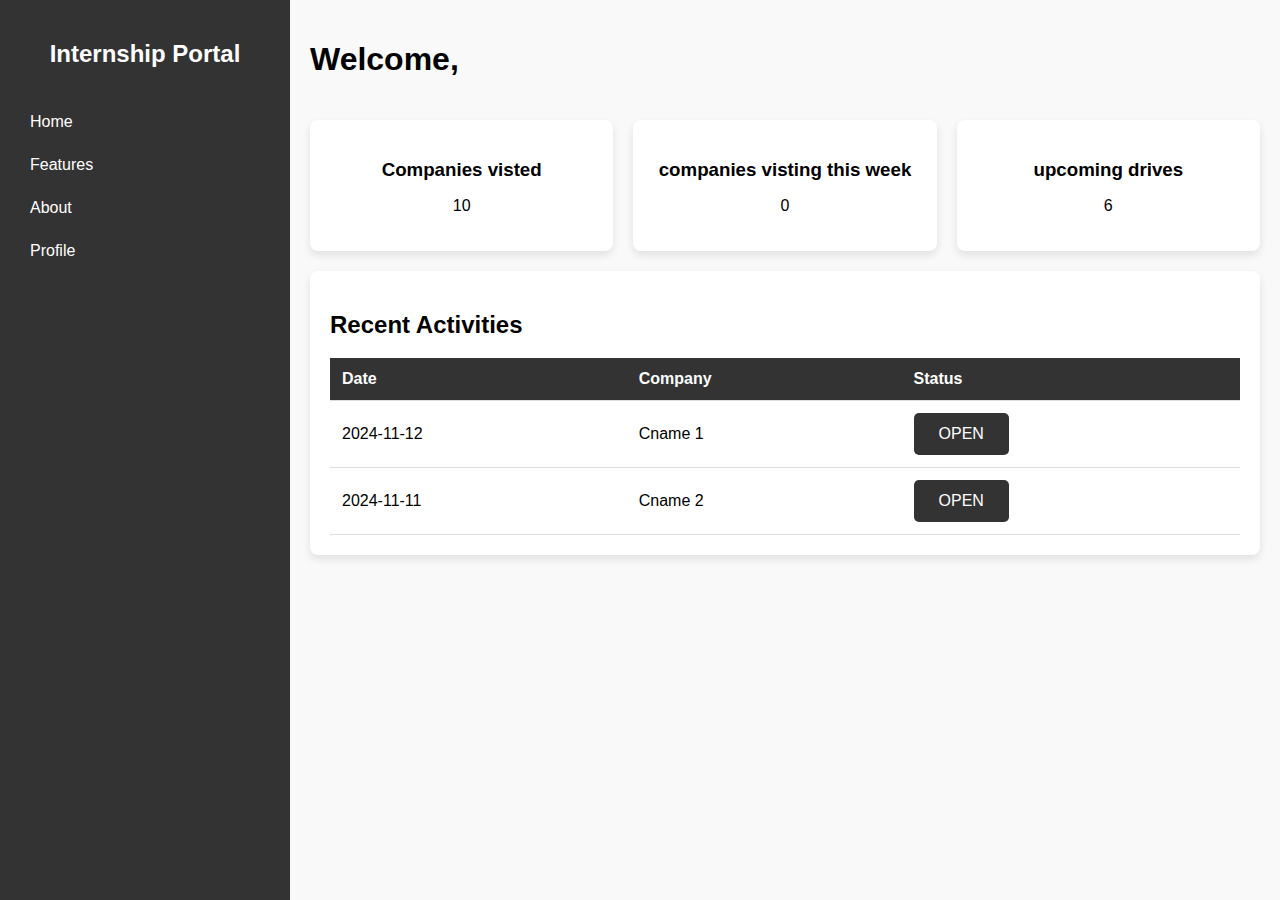
<file: home/intern.html>
<!DOCTYPE html>
<html lang="en">
<head>
    <meta charset="UTF-8">
    <meta name="viewport" content="width=device-width, initial-scale=1.0">
    <title>Internship portal</title>
    <link rel="stylesheet" href="s.css">
</head>
<body>
    <div class="dashboard">
        <!-- Sidebar -->
        <aside class="sidebar">
            <h2>Internship Portal</h2>
            <nav>
                <a href="index.html">Home</a>
          <a href="index.html">Features</a>
          <a href="index.html">About</a>
          <a href="profile.html">Profile</a>
            </nav>
        </aside>

        <!-- Main Content Area -->
        <main class="main-content">
            <!-- Header -->
            <header>
                <h1>Welcome,</h1>
            </header>

            <!-- Cards Section -->
            <section class="cards">
                <div class="card">
                    <h3>Companies visted</h3>
                    <p>10</p>
                </div>
                <div class="card">
                    <h3>companies visting this week</h3>
                    <p>0</p>
                </div>
                <div class="card">
                    <h3>upcoming drives</h3>
                    <p>6</p>
                </div>
            </section>

            <!-- Table Section -->
            <section class="table-section">
                <h2>Recent Activities</h2>
                <table>
                    <thead>
                        <tr>
                            <th>Date</th>
                            <th>Company</th>
                            <th>Status</th>
                        </tr>
                    </thead>
                    <tbody>
                        <tr>
                            <td>2024-11-12</td>
                            <td>Cname 1</td>
                            <td><button id="Status1">OPEN</button></td>
                        </tr>
                        <tr>
                            <td>2024-11-11</td>
                            <td>Cname 2</td>
                            <td><button id="Status2">OPEN</button></td>
                        </tr>
                    </tbody>
                </table>
            </section>
        </main>
    </div>

    <script src="j.js"></script>

</body>
</html>
</file>
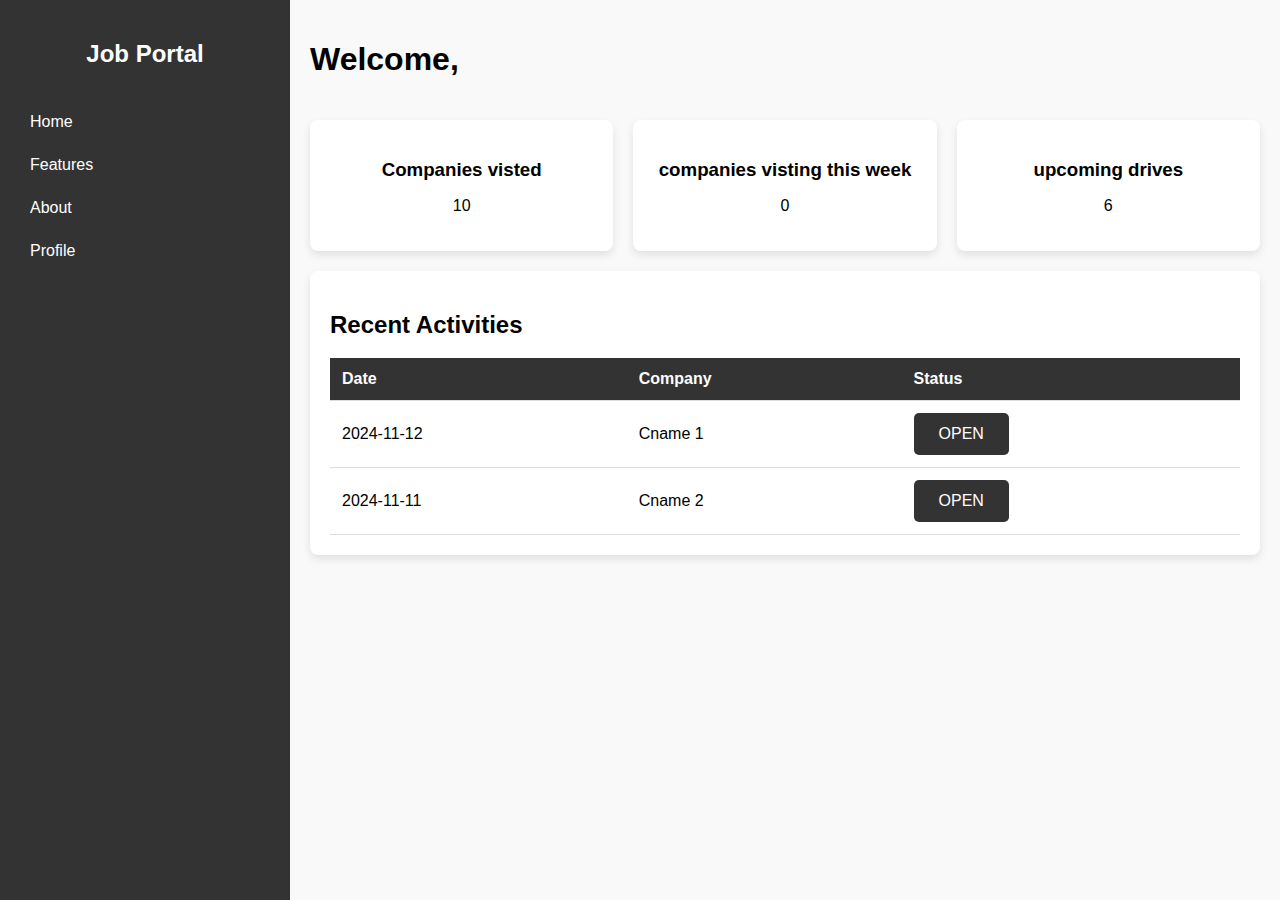
<file: home/Job.html>
<!DOCTYPE html>
<html lang="en">
<head>
    <meta charset="UTF-8">
    <meta name="viewport" content="width=device-width, initial-scale=1.0">
    <title>Job portal</title>
    <link rel="stylesheet" href="s.css">
</head>
<body>
    <div class="dashboard">
        <!-- Sidebar -->
        <aside class="sidebar">
            <h2>Job Portal</h2>
            <nav>
                <a href="index.html">Home</a>
          <a href="index.html">Features</a>
          <a href="index.html">About</a>
          <a href="profile.html">Profile</a>
            </nav>
        </aside>

        <!-- Main Content Area -->
        <main class="main-content">
            <!-- Header -->
            <header>
                <h1>Welcome,</h1>
            </header>

            <!-- Cards Section -->
            <section class="cards">
                <div class="card">
                    <h3>Companies visted</h3>
                    <p>10</p>
                </div>
                <div class="card">
                    <h3>companies visting this week</h3>
                    <p>0</p>
                </div>
                <div class="card">
                    <h3>upcoming drives</h3>
                    <p>6</p>
                </div>
            </section>

            <!-- Table Section -->
            <section class="table-section">
                <h2>Recent Activities</h2>
                <table>
                    <thead>
                        <tr>
                            <th>Date</th>
                            <th>Company</th>
                            <th>Status</th>
                        </tr>
                    </thead>
                    <tbody>
                        <tr>
                            <td>2024-11-12</td>
                            <td>Cname 1</td>
                            <td><button id="Status1">OPEN</button></td>
                        </tr>
                        <tr>
                            <td>2024-11-11</td>
                            <td>Cname 2</td>
                            <td><button id="Status2">OPEN</button></td>
                        </tr>
                    </tbody>
                </table>
            </section>
        </main>
    </div>

    <script src="j.js"></script>

</body>
</html>
</file>
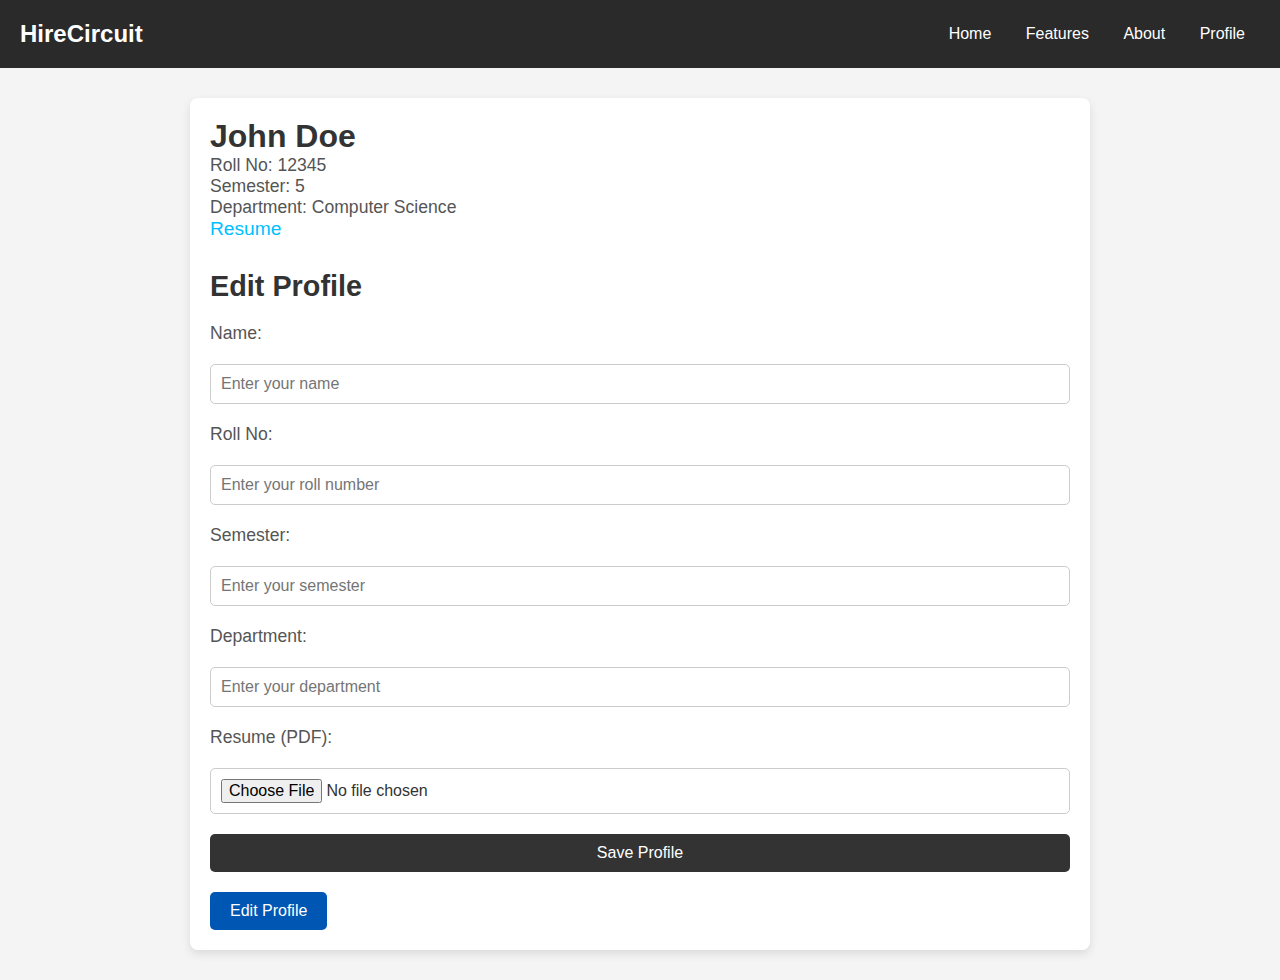
<file: home/profile.html>
<!DOCTYPE html>
<html lang="en">
<head>
    <meta charset="UTF-8">
    <meta name="viewport" content="width=device-width, initial-scale=1.0">
    <title>Profile Page</title>
    <link rel="stylesheet" href="profile.css">
</head>
<body>
    <header class="nav">
        <div class="logo">HireCircuit</div>
        <nav>
          <a href="index.html">Home</a>
              <a href="index.html">Features</a>
              <a href="index.html">About</a>
              <a href="profile.html">Profile</a>
        </nav>
      </header>
    <div class="profile-container">
        <!-- Profile Header -->
        <div class="profile-header">
             <div class="profile-info">
                <h1 id="userName">John Doe</h1>
                <p id="userRollNo">Roll No: 12345</p>
                <p id="userSem">Semester: 5</p>
                <p id="userDepartment">Department: Computer Science</p>
                <a href="#" id="userResume" target="_blank">Resume</a>
            </div>
        </div>

        <!-- Profile Form Section -->
        <section class="profile-form">
            <h2>Edit Profile</h2>
            <form id="profileForm">
                <label for="name">Name:</label>
                <input type="text" id="name" name="name" placeholder="Enter your name" required>
                
                <label for="rollNo">Roll No:</label>
                <input type="text" id="rollNo" name="rollNo" placeholder="Enter your roll number" required>

                <label for="sem">Semester:</label>
                <input type="number" id="sem" name="sem" placeholder="Enter your semester" required>

                <label for="department">Department:</label>
                <input type="text" id="department" name="department" placeholder="Enter your department" required>

                <label for="resume">Resume (PDF):</label>
                <input type="file" id="resume" name="resume" accept=".pdf" required>

                <button type="submit">Save Profile</button>
            </form>
        </section>

        <!-- Edit Button (To Toggle Form Display) -->
        <button id="editProfileButton" onclick="toggleEditForm()">Edit Profile</button>
    </div>

    <script src="profile.js"></script>
</body>
</html>
</file>
<file: style.css>
* {
    margin: 0;
    padding: 0;
    box-sizing: border-box;
    font-family: Arial, sans-serif;
}

.container {
    display: flex;
    height: 100vh;
}

.left-panel {
    width: 40%;
    background-color: #0033a0;
    color: white;
    padding: 40px;
    display: flex;
    flex-direction: column;
    justify-content: center;
}

.left-panel .logo {
    font-size: 24px;
    font-weight: bold;
    margin-bottom: 20px;
}

.left-panel h2 {
    font-size: 28px;
    margin-bottom: 10px;
}

.left-panel p {
    font-size: 16px;
    margin-bottom: 40px;
}



.calculate-link {
    color: #0033a0;
    text-decoration: none;
}

.right-panel {
    width: 60%;
    padding: 40px;
    background-color: #f8f9fa;
    display: flex;
    flex-direction: column;
    justify-content: center;
}

.right-panel .header {
    text-align: right;
    margin-bottom: 20px;
}

.right-panel .header a {
    color: #0033a0;
    text-decoration: none;
}

.right-panel h1 {
    font-size: 28px;
    margin-bottom: 10px;
}

.right-panel p {
    font-size: 16px;
    margin-bottom: 20px;
}

.signup-form {
    display: flex;
    flex-direction: column;
}



.input-group {
    margin-bottom: 20px;
}

.input-group label {
    display: block;
    font-weight: bold;
    margin-bottom: 5px;
}

.input-group input {
    width: 100%;
    padding: 10px;
    border: 1px solid #ccc;
    border-radius: 4px;
}

.input-group input.error {
    border-color: #d9534f;
}

.input-group small {
    color: #777;
    font-size: 12px;
}

.password-requirements {
    display: flex;
    flex-wrap: wrap;
    margin-bottom: 20px;
    color: #555;
}

.password-requirements span {
    width: 50%;
    font-size: 14px;
    margin-bottom: 5px;
}

.signup-button {
    background-color: #0033a0;
    color: white;
    padding: 10px;
    border: none;
    border-radius: 4px;
    cursor: pointer;
    font-size: 16px;
}

.signup-button:hover {
    background-color: #00257a;
}

.terms {
    font-size: 12px;
    margin-top: 20px;
    color: #555;
}

.terms a {
    color: #0033a0;
    text-decoration: none;
}
</file>
<file: admin/style.css>
/* General Styling */
* {
    margin: 0;
    padding: 0;
    box-sizing: border-box;
  }
  
  body, html {
    font-family: Arial, sans-serif;
    color: #333;
    line-height: 1.6;
    scroll-behavior: smooth;
  }
  
  /* Header */
  header {
    display: flex;
    justify-content: space-between;
    align-items: center;
    padding: 20px;
    background: #2a2a2a;
    color: #fff;
  }
  
  header .logo {
    font-size: 1.5em;
    font-weight: bold;
  }
  
  header nav a {
    color: #fff;
    text-decoration: none;
    margin: 0 15px;
    font-size: 1em;
    transition: color 0.3s ease;
  }
  
  header nav a:hover {
    color: #00bfff;
  }
  
  /* Hero Section */
  #hero {
    height: 100vh;
    display: flex;
    flex-direction: column;
    justify-content: center;
    align-items: center;
    background: #e3f2fd;
    text-align: center;
    padding: 0 20px;
  }
  
  #hero h1 {
    font-size: 3em;
    margin-bottom: 20px;
    color: #333;
  }
  
  #hero button {
    padding: 12px 25px;
    background: #333;
    color: #fff;
    border: none;
    border-radius: 5px;
    cursor: pointer;
    font-size: 1em;
    transition: background 0.3s ease;
  }
  
  #hero button:hover {
    background: #0056b3;
  }
  
  /* Features and About Section */
  #features, #about {
    padding: 60px 20px;
    background: #f9f9f9;
    text-align: center;
  }
  
  h2 {
    font-size: 2.5em;
    color: #333;
    margin-bottom: 30px;
  }
  
  .feature {
    margin: 20px auto;
    max-width: 600px;
  }
  
  .feature h3 {
    font-size: 1.8em;
    color: #0056b3;
    margin-bottom: 10px;
    text-transform: capitalize;
  }
  
  .feature p {
    font-size: 1em;
    color: #555;
    line-height: 1.6;
  }
  
  /* Footer */
  footer {
    padding: 15px;
    background: #2a2a2a;
    color: #fff;
    text-align: center;
    font-size: 0.9em;
  }
  
  /* Button Styling */
  button {
    padding: 12px 25px;
    background: #333;
    color: white;
    border: none;
    border-radius: 5px;
    cursor: pointer;
    font-size: 1em;
    transition: background 0.3s ease;
  }
  
  button:hover {
    background: #0056b3;
  }
  
  /* Responsive Design */
  @media (max-width: 768px) {
    #hero h1 {
        font-size: 2.5em;
    }
  
    header nav a {
        margin: 0 8px;
        font-size: 0.9em;
    }
  
    h2 {
        font-size: 2em;
    }
  
    .feature h3 {
        font-size: 1.6em;
    }
  }
  
  header .logo {
    font-size: 1.5em;
    font-weight: bold;
  }
  
  header nav a {
    color: #fff;
    text-decoration: none;
    margin: 0 15px;
    font-size: 1em;
    transition: color 0.3s ease;
  }
  
  header nav a:hover {
    color: #00bfff;
  }
  
  /* Content Section */
  .content {
    display: flex;
    flex-direction: column;
    height: calc(100vh - 80px); /* Adjust for header height */
    display: flex;
    align-items: center;
    height: 100vh;
    color: #0056b3;
  
  }
  
  .text-content {
    padding: 20px;
    background: #f9f9f9;
    color: #2a2a2a;
   
  }
  
  /* Responsive iframe */
  iframe {
    flex-grow: 1;
    width: 100%;
    border: none;
  }
</file>
<file: home/style.css>
/* General Styling */
* {
  margin: 0;
  padding: 0;
  box-sizing: border-box;
}

body, html {
  font-family: Arial, sans-serif;
  color: #333;
  line-height: 1.6;
  scroll-behavior: smooth;
}

/* Header */
header {
  display: flex;
  justify-content: space-between;
  align-items: center;
  padding: 20px;
  background: #2a2a2a;
  color: #fff;
}

header .logo {
  font-size: 1.5em;
  font-weight: bold;
}

header nav a {
  color: #fff;
  text-decoration: none;
  margin: 0 15px;
  font-size: 1em;
  transition: color 0.3s ease;
}

header nav a:hover {
  color: #00bfff;
}

/* Hero Section */
#hero {
  height: 100vh;
  display: flex;
  flex-direction: column;
  justify-content: center;
  align-items: center;
  background: #e3f2fd;
  text-align: center;
  padding: 0 20px;
}

#hero h1 {
  font-size: 3em;
  margin-bottom: 20px;
  color: #333;
}

#hero button {
  padding: 12px 25px;
  background: #333;
  color: #fff;
  border: none;
  border-radius: 5px;
  cursor: pointer;
  font-size: 1em;
  transition: background 0.3s ease;
}

#hero button:hover {
  background: #0056b3;
}

/* Features and About Section */
#features, #about {
  padding: 60px 20px;
  background: #f9f9f9;
  text-align: center;
}

h2 {
  font-size: 2.5em;
  color: #333;
  margin-bottom: 30px;
}

.feature {
  margin: 20px auto;
  max-width: 600px;
}

.feature h3 {
  font-size: 1.8em;
  color: #0056b3;
  margin-bottom: 10px;
  text-transform: capitalize;
}

.feature p {
  font-size: 1em;
  color: #555;
  line-height: 1.6;
}

/* Footer */
footer {
  padding: 15px;
  background: #2a2a2a;
  color: #fff;
  text-align: center;
  font-size: 0.9em;
}

/* Button Styling */
button {
  padding: 12px 25px;
  background: #333;
  color: white;
  border: none;
  border-radius: 5px;
  cursor: pointer;
  font-size: 1em;
  transition: background 0.3s ease;
}

button:hover {
  background: #0056b3;
}

/* Responsive Design */
@media (max-width: 768px) {
  #hero h1 {
      font-size: 2.5em;
  }

  header nav a {
      margin: 0 8px;
      font-size: 0.9em;
  }

  h2 {
      font-size: 2em;
  }

  .feature h3 {
      font-size: 1.6em;
  }
}

header .logo {
  font-size: 1.5em;
  font-weight: bold;
}

header nav a {
  color: #fff;
  text-decoration: none;
  margin: 0 15px;
  font-size: 1em;
  transition: color 0.3s ease;
}

header nav a:hover {
  color: #00bfff;
}

/* Content Section */
.content {
  display: flex;
  flex-direction: column;
  height: calc(100vh - 80px); /* Adjust for header height */
  display: flex;
  align-items: center;
  height: 100vh;
  color: #0056b3;

}

.text-content {
  padding: 20px;
  background: #f9f9f9;
  color: #2a2a2a;
 
}

/* Responsive iframe */
iframe {
  flex-grow: 1;
  width: 100%;
  border: none;
}
</file>
<file: login/style.css>
* {
    margin: 0;
    padding: 0;
    box-sizing: border-box;
    font-family: Arial, sans-serif;
}

.container {
    display: flex;
    height: 100vh;
}

.left-panel {
    width: 40%;
    background-color: #0033a0;
    color: white;
    padding: 40px;
    display: flex;
    flex-direction: column;
    justify-content: center;
}

.left-panel .logo {
    font-size: 24px;
    font-weight: bold;
    margin-bottom: 20px;
}

.left-panel h2 {
    font-size: 28px;
    margin-bottom: 10px;
}

.left-panel p {
    font-size: 16px;
    margin-bottom: 40px;
}



.calculate-link {
    color: #0033a0;
    text-decoration: none;
}

.right-panel {
    width: 60%;
    padding: 40px;
    background-color: #f8f9fa;
    display: flex;
    flex-direction: column;
    justify-content: center;
}

.right-panel .header {
    text-align: right;
    margin-bottom: 20px;
}

.right-panel .header a {
    color: #0033a0;
    text-decoration: none;
}

.right-panel h1 {
    font-size: 28px;
    margin-bottom: 10px;
}

.right-panel p {
    font-size: 16px;
    margin-bottom: 20px;
}

.signup-form {
    display: flex;
    flex-direction: column;
}



.input-group {
    margin-bottom: 20px;
}

.input-group label {
    display: block;
    font-weight: bold;
    margin-bottom: 5px;
}

.input-group input {
    width: 100%;
    padding: 10px;
    border: 1px solid #ccc;
    border-radius: 4px;
}

.input-group input.error {
    border-color: #d9534f;
}

.input-group small {
    color: #777;
    font-size: 12px;
}

.password-requirements {
    display: flex;
    flex-wrap: wrap;
    margin-bottom: 20px;
    color: #555;
}

.password-requirements span {
    width: 50%;
    font-size: 14px;
    margin-bottom: 5px;
}

.signup-button {
    background-color: #0033a0;
    color: white;
    padding: 10px;
    border: none;
    border-radius: 4px;
    cursor: pointer;
    font-size: 16px;
    width: 200px;
    margin-left: 40%;
}

.signup-button:hover {
    background-color: #00257a;
}

.terms {
    font-size: 12px;
    margin-top: 20px;
    color: #555;
}

.terms a {
    color: #0033a0;
    text-decoration: none;
}
.error{
    color: #d9534f;
    font-size: 15px;
    

    
}
.valid{
    color:#00257a;
    font-size: 15px;
}
ul{
    font-size: 13px;
}
</file>
<file: signup/style.css>
* {
    margin: 0;
    padding: 0;
    box-sizing: border-box;
    font-family: Arial, sans-serif;
}

.container {
    display: flex;
    height: 100vh;
}

.left-panel {
    width: 40%;
    background-color: #0033a0;
    color: white;
    padding: 40px;
    display: flex;
    flex-direction: column;
    justify-content: center;
}

.left-panel .logo {
    font-size: 24px;
    font-weight: bold;
    margin-bottom: 20px;
}

.left-panel h2 {
    font-size: 28px;
    margin-bottom: 10px;
}

.left-panel p {
    font-size: 16px;
    margin-bottom: 40px;
}



.calculate-link {
    color: #0033a0;
    text-decoration: none;
}

.right-panel {
    width: 60%;
    padding: 40px;
    background-color: #f8f9fa;
    display: flex;
    flex-direction: column;
    justify-content: center;
}

.right-panel .header {
    text-align: right;
    margin-bottom: 20px;
}

.right-panel .header a {
    color: #0033a0;
    text-decoration: none;
}

.right-panel h1 {
    font-size: 28px;
    margin-bottom: 10px;
}

.right-panel p {
    font-size: 16px;
    margin-bottom: 20px;
}

.signup-form {
    display: flex;
    flex-direction: column;
}



.input-group {
    margin-bottom: 20px;
}

.input-group label {
    display: block;
    font-weight: bold;
    margin-bottom: 5px;
}

.input-group input {
    width: 100%;
    padding: 10px;
    border: 1px solid #ccc;
    border-radius: 4px;
}

.input-group input.error {
    border-color: #d9534f;
}

.input-group small {
    color: #777;
    font-size: 12px;
}

.password-requirements {
    display: flex;
    flex-wrap: wrap;
    margin-bottom: 20px;
    color: #555;
}

.password-requirements span {
    width: 50%;
    font-size: 14px;
    margin-bottom: 5px;
}

.signup-button {
    background-color: #0033a0;
    color: white;
    padding: 10px;
    border: none;
    border-radius: 4px;
    cursor: pointer;
    font-size: 16px;
    width: 200px;
    margin-left: 40%;
}

.signup-button:hover {
    background-color: #00257a;
}

.terms {
    font-size: 12px;
    margin-top: 20px;
    color: #555;
}

.terms a {
    color: #0033a0;
    text-decoration: none;
}
.error{
    color: #d9534f;
    font-size: 15px;
    

    
}
.valid{
    color:#00257a;
    font-size: 15px;
}
ul{
    font-size: 13px;
}
</file>
<file: admin/s.css>
/* General Styles */
body, html {
    margin: 0;
    padding: 0;
    font-family: Arial, sans-serif;
}

.dashboard {
    display: flex;
    height: 100vh;
}

/* Sidebar */
.sidebar {
    width: 250px;
    background-color: #333;
    color: #fff;
    padding: 20px;
    display: flex;
    flex-direction: column;
}

.sidebar h2 {
    text-align: center;
    margin-bottom: 30px;
}

.sidebar nav a {
    color: #fff;
    text-decoration: none;
    padding: 10px;
    margin: 5px 0;
    display: block;
    border-radius: 5px;
    transition: background 0.3s;
}

.sidebar nav a:hover {
    background-color: #555;
}

/* Main Content */
.main-content {
    flex: 1;
    padding: 20px;
    background-color: #f9f9f9;
}

.main-content header {
    display: flex;
    justify-content: space-between;
    align-items: center;
    margin-bottom: 20px;
}

.main-content header button {
    padding: 10px 20px;
    background-color: #333;
    color: #fff;
    border: none;
    border-radius: 5px;
    cursor: pointer;
    transition: background 0.3s;
}

.main-content header button:hover {
    background-color: #555;
}

/* Cards */
.cards {
    display: flex;
    gap: 20px;
    margin-bottom: 20px;
}

.card {
    flex: 1;
    padding: 20px;
    background-color: #fff;
    border-radius: 8px;
    box-shadow: 0 4px 8px rgba(0,0,0,0.1);
    text-align: center;
}

.card h3 {
    margin-bottom: 10px;
}

/* Table */
.table-section {
    background-color: #fff;
    padding: 20px;
    border-radius: 8px;
    box-shadow: 0 4px 8px rgba(0,0,0,0.1);
}

.table-section table {
    width: 100%;
    border-collapse: collapse;
}

.table-section table th, .table-section table td {
    padding: 12px;
    text-align: left;
    border-bottom: 1px solid #ddd;
}

.table-section table th {
    background-color: #333;
    color: #fff;
}

button {
    padding: 12px 25px;
    background: #333;
    color: white;
    border: none;
    border-radius: 5px;
    cursor: pointer;
    font-size: 1em;
    transition: background 0.3s ease;
  }

  button:hover {
    background: #0056b3;
  }

  button.clicked {
    background-color: #4CAF50; 
    color: white;
}
</file>
<file: admin/profile.css>
/* General Styles */
* {
    margin: 0;
    padding: 0;
    box-sizing: border-box;
}

body {
    font-family: Arial, sans-serif;
    background-color: #f4f4f4;
    color: #333;
}

/* Profile Container */
.profile-container {
    max-width: 900px;
    margin: 30px auto;
    padding: 20px;
    background-color: #fff;
    border-radius: 8px;
    box-shadow: 0 4px 10px rgba(0, 0, 0, 0.1);
}

/* Profile Header */
.profile-header {
    display: flex;
    align-items: center;
    margin-bottom: 30px;
}

.profile-image {
    width: 120px;
    height: 120px;
    border-radius: 50%;
    margin-right: 20px;
}

.profile-info h1 {
    font-size: 2em;
    color: #333;
}

.profile-info p {
    font-size: 1.1em;
    color: #555;
}

.profile-info a {
    color: #00bfff;
    text-decoration: none;
    font-size: 1.2em;
}

/* Profile Form */
.profile-form {
    margin-top: 30px;
}

.profile-form h2 {
    font-size: 1.8em;
    margin-bottom: 20px;
}

.profile-form form {
    display: grid;
    gap: 20px;
}

.profile-form label {
    font-size: 1.1em;
    color: #555;
}

.profile-form input {
    padding: 10px;
    font-size: 1em;
    width: 100%;
    border: 1px solid #ccc;
    border-radius: 5px;
}

.profile-form button {
    padding: 10px 20px;
    background: #333;
    color: white;
    border: none;
    border-radius: 5px;
    cursor: pointer;
    font-size: 1em;
    transition: background-color 0.3s;
}

.profile-form button:hover {
    background: #0056b3;
}

/* Edit Button */
#editProfileButton {
    padding: 10px 20px;
    background: #0056b3;
    color: white;
    border: none;
    border-radius: 5px;
    cursor: pointer;
    font-size: 1em;
    margin-top: 20px;
}

#editProfileButton:hover {
    background: #333;
}

header {
    display: flex;
    justify-content: space-between;
    align-items: center;
    padding: 20px;
    background: #2a2a2a;
    color: #fff;
  }
  
  header .logo {
    font-size: 1.5em;
    font-weight: bold;
  }
  
  header nav a {
    color: #fff;
    text-decoration: none;
    margin: 0 15px;
    font-size: 1em;
    background: #2a2a2a;
    transition: color 0.3s ease;
  }
  
  header nav a:hover {
    color: #00bfff;
  }
</file>
<file: home/s.css>
/* General Styles */
body, html {
    margin: 0;
    padding: 0;
    font-family: Arial, sans-serif;
}

.dashboard {
    display: flex;
    height: 100vh;
}

/* Sidebar */
.sidebar {
    width: 250px;
    background-color: #333;
    color: #fff;
    padding: 20px;
    display: flex;
    flex-direction: column;
}

.sidebar h2 {
    text-align: center;
    margin-bottom: 30px;
}

.sidebar nav a {
    color: #fff;
    text-decoration: none;
    padding: 10px;
    margin: 5px 0;
    display: block;
    border-radius: 5px;
    transition: background 0.3s;
}

.sidebar nav a:hover {
    background-color: #555;
}

/* Main Content */
.main-content {
    flex: 1;
    padding: 20px;
    background-color: #f9f9f9;
}

.main-content header {
    display: flex;
    justify-content: space-between;
    align-items: center;
    margin-bottom: 20px;
}

.main-content header button {
    padding: 10px 20px;
    background-color: #333;
    color: #fff;
    border: none;
    border-radius: 5px;
    cursor: pointer;
    transition: background 0.3s;
}

.main-content header button:hover {
    background-color: #555;
}

/* Cards */
.cards {
    display: flex;
    gap: 20px;
    margin-bottom: 20px;
}

.card {
    flex: 1;
    padding: 20px;
    background-color: #fff;
    border-radius: 8px;
    box-shadow: 0 4px 8px rgba(0,0,0,0.1);
    text-align: center;
}

.card h3 {
    margin-bottom: 10px;
}

/* Table */
.table-section {
    background-color: #fff;
    padding: 20px;
    border-radius: 8px;
    box-shadow: 0 4px 8px rgba(0,0,0,0.1);
}

.table-section table {
    width: 100%;
    border-collapse: collapse;
}

.table-section table th, .table-section table td {
    padding: 12px;
    text-align: left;
    border-bottom: 1px solid #ddd;
}

.table-section table th {
    background-color: #333;
    color: #fff;
}

button {
    padding: 12px 25px;
    background: #333;
    color: white;
    border: none;
    border-radius: 5px;
    cursor: pointer;
    font-size: 1em;
    transition: background 0.3s ease;
  }

  button:hover {
    background: #0056b3;
  }

  button.clicked {
    background-color: #4CAF50; 
    color: white;
}
</file>
<file: home/profile.css>
/* General Styles */
* {
    margin: 0;
    padding: 0;
    box-sizing: border-box;
}

body {
    font-family: Arial, sans-serif;
    background-color: #f4f4f4;
    color: #333;
}

/* Profile Container */
.profile-container {
    max-width: 900px;
    margin: 30px auto;
    padding: 20px;
    background-color: #fff;
    border-radius: 8px;
    box-shadow: 0 4px 10px rgba(0, 0, 0, 0.1);
}

/* Profile Header */
.profile-header {
    display: flex;
    align-items: center;
    margin-bottom: 30px;
}

.profile-image {
    width: 120px;
    height: 120px;
    border-radius: 50%;
    margin-right: 20px;
}

.profile-info h1 {
    font-size: 2em;
    color: #333;
}

.profile-info p {
    font-size: 1.1em;
    color: #555;
}

.profile-info a {
    color: #00bfff;
    text-decoration: none;
    font-size: 1.2em;
}

/* Profile Form */
.profile-form {
    margin-top: 30px;
}

.profile-form h2 {
    font-size: 1.8em;
    margin-bottom: 20px;
}

.profile-form form {
    display: grid;
    gap: 20px;
}

.profile-form label {
    font-size: 1.1em;
    color: #555;
}

.profile-form input {
    padding: 10px;
    font-size: 1em;
    width: 100%;
    border: 1px solid #ccc;
    border-radius: 5px;
}

.profile-form button {
    padding: 10px 20px;
    background: #333;
    color: white;
    border: none;
    border-radius: 5px;
    cursor: pointer;
    font-size: 1em;
    transition: background-color 0.3s;
}

.profile-form button:hover {
    background: #0056b3;
}

/* Edit Button */
#editProfileButton {
    padding: 10px 20px;
    background: #0056b3;
    color: white;
    border: none;
    border-radius: 5px;
    cursor: pointer;
    font-size: 1em;
    margin-top: 20px;
}

#editProfileButton:hover {
    background: #333;
}

header {
    display: flex;
    justify-content: space-between;
    align-items: center;
    padding: 20px;
    background: #2a2a2a;
    color: #fff;
  }
  
  header .logo {
    font-size: 1.5em;
    font-weight: bold;
  }
  
  header nav a {
    color: #fff;
    text-decoration: none;
    margin: 0 15px;
    font-size: 1em;
    background: #2a2a2a;
    transition: color 0.3s ease;
  }
  
  header nav a:hover {
    color: #00bfff;
  }
</file>
